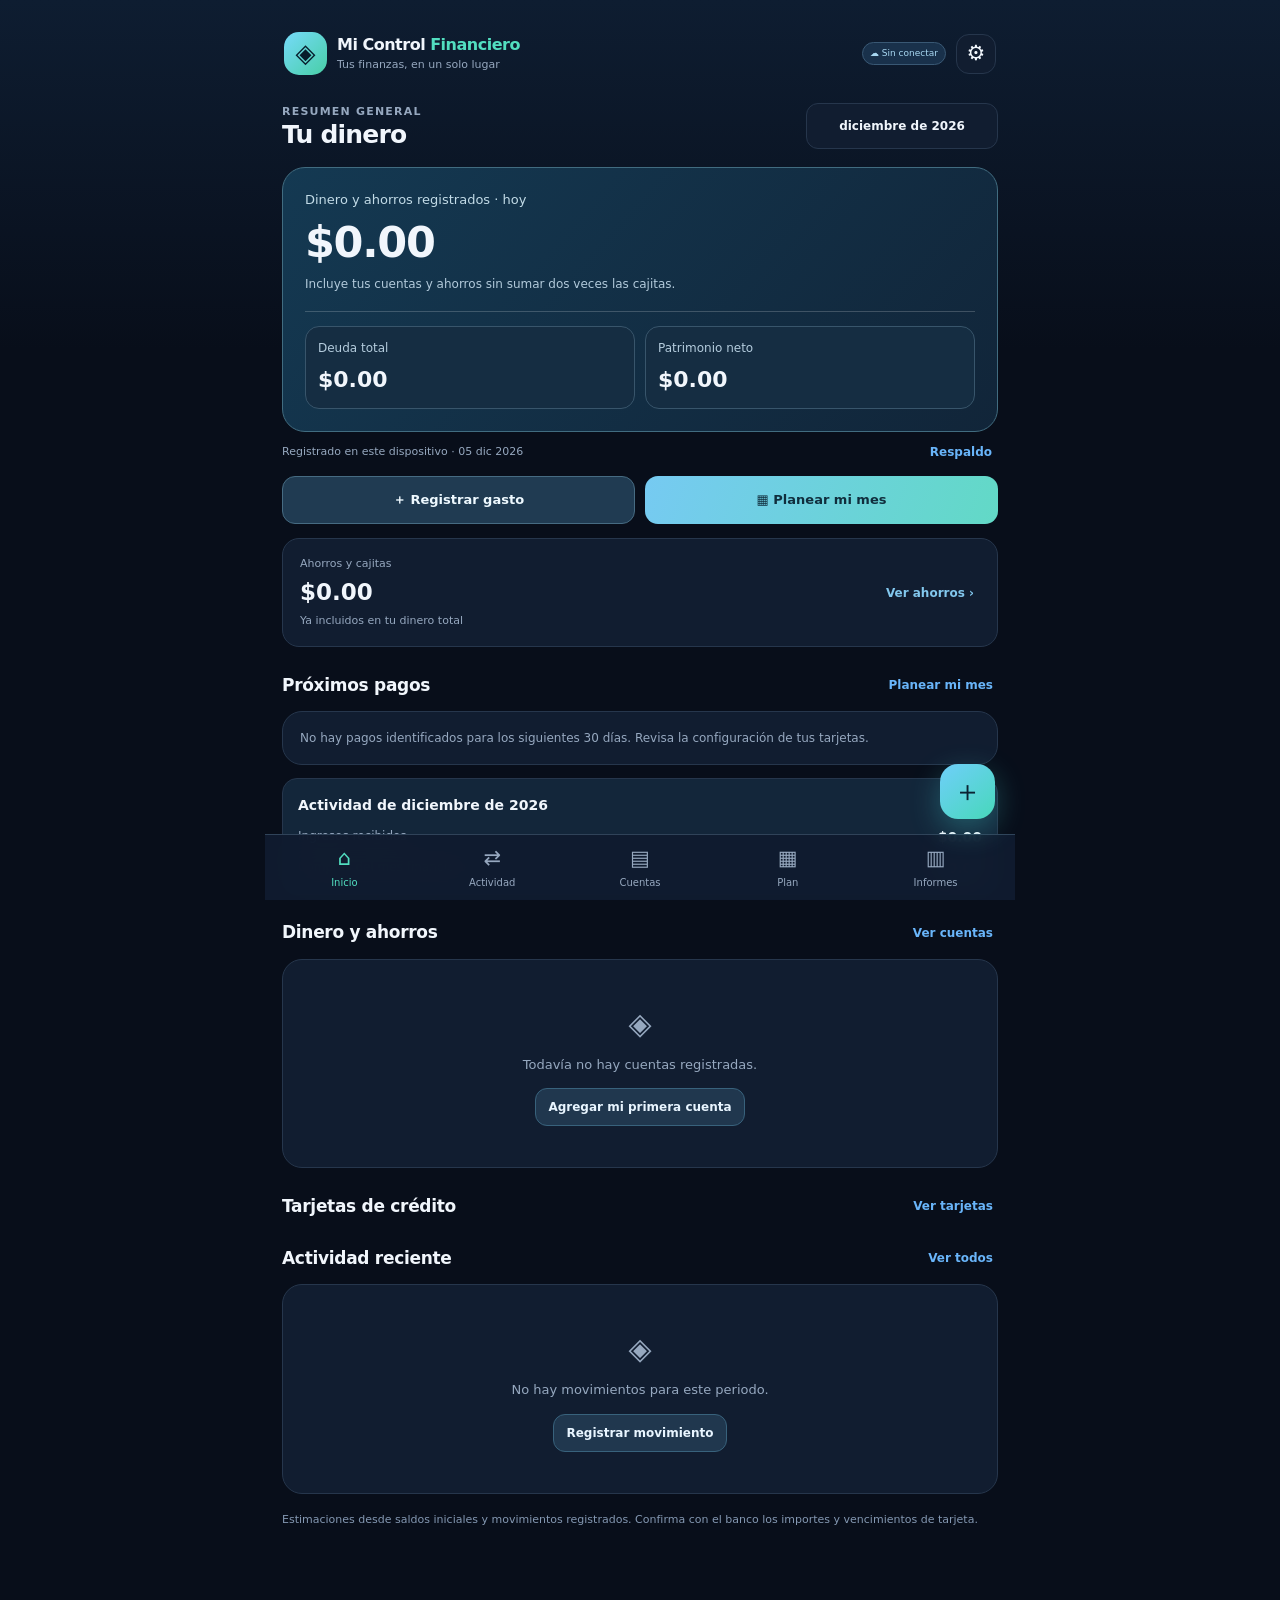
<file: index.html>
<!doctype html>
<html lang="es-MX">
<head>
  <meta charset="utf-8">
  <meta name="viewport" content="width=device-width,initial-scale=1,viewport-fit=cover">
  <meta name="theme-color" content="#101828">
  <meta name="description" content="Control de cuentas, tarjetas, presupuestos y gastos con respaldo local y Google Drive cifrado opcional.">
  <meta name="color-scheme" content="dark">
  <link rel="manifest" href="./manifest.webmanifest">
  <link rel="icon" type="image/png" href="./assets/icon-192.png">
  <link rel="apple-touch-icon" href="./assets/icon-192.png">
  <link rel="stylesheet" href="./styles.css?v=0.11.0">
  <link rel="stylesheet" href="./features/planning/planning.css?v=0.11.0">
  <link rel="stylesheet" href="./features/payments/payments.css?v=0.13.0">
  <link rel="stylesheet" href="./features/dashboard/dashboard.css?v=0.6.0">
  <link rel="stylesheet" href="./features/reports/report.css?v=0.12.0">
  <link rel="stylesheet" href="./features/payroll/payroll.css?v=0.5.0">
  <link rel="stylesheet" href="./features/cards/billing.css?v=0.7.3">
  <link rel="stylesheet" href="./features/accounts/account-page.css?v=0.7.0">
  <link rel="stylesheet" href="./features/ui/account-picker.css?v=0.4.2">
  <link rel="stylesheet" href="./features/ui/movement-picker.css?v=0.11.2">
  <link rel="stylesheet" href="./card-designs.css?v=0.3.1">
  <link rel="stylesheet" href="./cards/banks/inbursa.css?v=0.3.1">
  <link rel="stylesheet" href="./cards/banks/mercado-pago.css?v=0.3.2">
  <link rel="stylesheet" href="./cards/banks/nu.css?v=0.3.2">
  <link rel="stylesheet" href="./cards/banks/bbva.css?v=0.3.2">
  <link rel="stylesheet" href="./cards/banks/revolut.css?v=0.3.1">
  <title>Mi Control Financiero</title>
</head>
<body>
  <div id="app" class="app-shell">
    <header class="topbar">
      <div class="brandmark" aria-hidden="true">◈</div>
      <div class="brandtext"><div class="brand">Mi Control <span>Financiero</span></div><div class="tagline">Tus finanzas, en un solo lugar</div></div>
      <span id="cloud-chip" class="cloud-chip" aria-live="polite" title="Los datos se guardan en este dispositivo; Google Drive es opcional">☁ Drive opcional</span>
      <button class="iconbtn" id="btn-settings" aria-label="Configuración y respaldos" title="Configuración">⚙</button>
    </header>
    <main id="main" tabindex="-1"></main>
    <button class="fab" id="fab-add" title="Registrar movimiento" aria-label="Registrar movimiento">＋</button>
    <nav class="bottom-nav" aria-label="Navegación principal">
      <button data-page="home" class="nav-item active"><span class="nav-icon">⌂</span><span>Inicio</span></button>
      <button data-page="movements" class="nav-item"><span class="nav-icon">⇄</span><span>Actividad</span></button>
      <button data-page="accounts" class="nav-item"><span class="nav-icon">▤</span><span>Cuentas</span></button>
      <button data-page="planning" class="nav-item"><span class="nav-icon">▦</span><span>Plan</span></button>
      <button data-page="reports" class="nav-item"><span class="nav-icon">▥</span><span>Informes</span></button>
    </nav>
  </div>
  <dialog id="modal" class="modal"><div id="modal-inner"></div></dialog>
  <input type="file" id="import-file" accept="application/json,.json" hidden>
  <input type="file" id="import-accounts-file" accept="text/csv,.csv" hidden>
  <input type="file" id="import-movements-file" accept="text/csv,.csv" hidden>
  <div id="toast" aria-live="polite" role="status"></div>
  <script src="./logic.js?v=0.11.0" defer></script>
  <script src="./csv.js?v=0.8.0" defer></script>
  <script src="./storage.js?v=0.9.2" defer></script>
  <script src="./card-designs.js?v=0.3.2" defer></script>
  <script src="./card-images.js?v=0.3.0" defer></script>
  <script src="./drive-sync.js?v=0.9.0" defer></script>
  <script src="./features/backup/backup-model.js?v=0.13.0" defer></script>
  <script src="https://accounts.google.com/gsi/client" async></script>
  <script src="./features/finance/insights.js?v=0.11.0" defer></script>
  <script src="./features/finance/recurring.js?v=0.13.0" defer></script>
  <script src="./features/payments/payment-catalog.js?v=0.13.0" defer></script>
  <script src="./features/payments/payments-view.js?v=0.13.0" defer></script>
  <script src="./features/finance/forms.js?v=0.9.2" defer></script>
  <script src="./features/dashboard/dashboard.js?v=0.7.3" defer></script>
  <script src="./features/reports/report-model.js?v=0.12.0" defer></script>
  <script src="./features/reports/report-view.js?v=0.12.0" defer></script>
  <script src="./features/ui/account-picker.js?v=0.4.2" defer></script>
  <script src="./features/payroll/payroll.js?v=0.5.0" defer></script>
  <script src="./features/payroll/payroll-view.js?v=0.5.0" defer></script>
  <script src="./features/cards/billing.js?v=0.8.1" defer></script>
  <script src="./features/cards/billing-view.js?v=0.7.3" defer></script>
  <script src="./features/savings/pockets.js?v=0.7.1" defer></script>
  <script src="./features/savings/pockets-view.js?v=0.7.0" defer></script>
  <script src="./features/accounts/account-page.js?v=0.8.1" defer></script>
  <script src="./features/cards/credit-row.js?v=0.11.0" defer></script>
  <script src="./features/ui/movement-picker.js?v=0.11.1" defer></script>
  <script src="./features/finance/transaction-forms.js?v=0.11.1" defer></script>
  <script src="./features/planning/planning.js?v=0.11.0" defer></script>
  <script src="./features/planning/planning-view.js?v=0.11.0" defer></script>
  <script src="./app.js?v=0.13.0" defer></script>
</body>
</html>
</file>
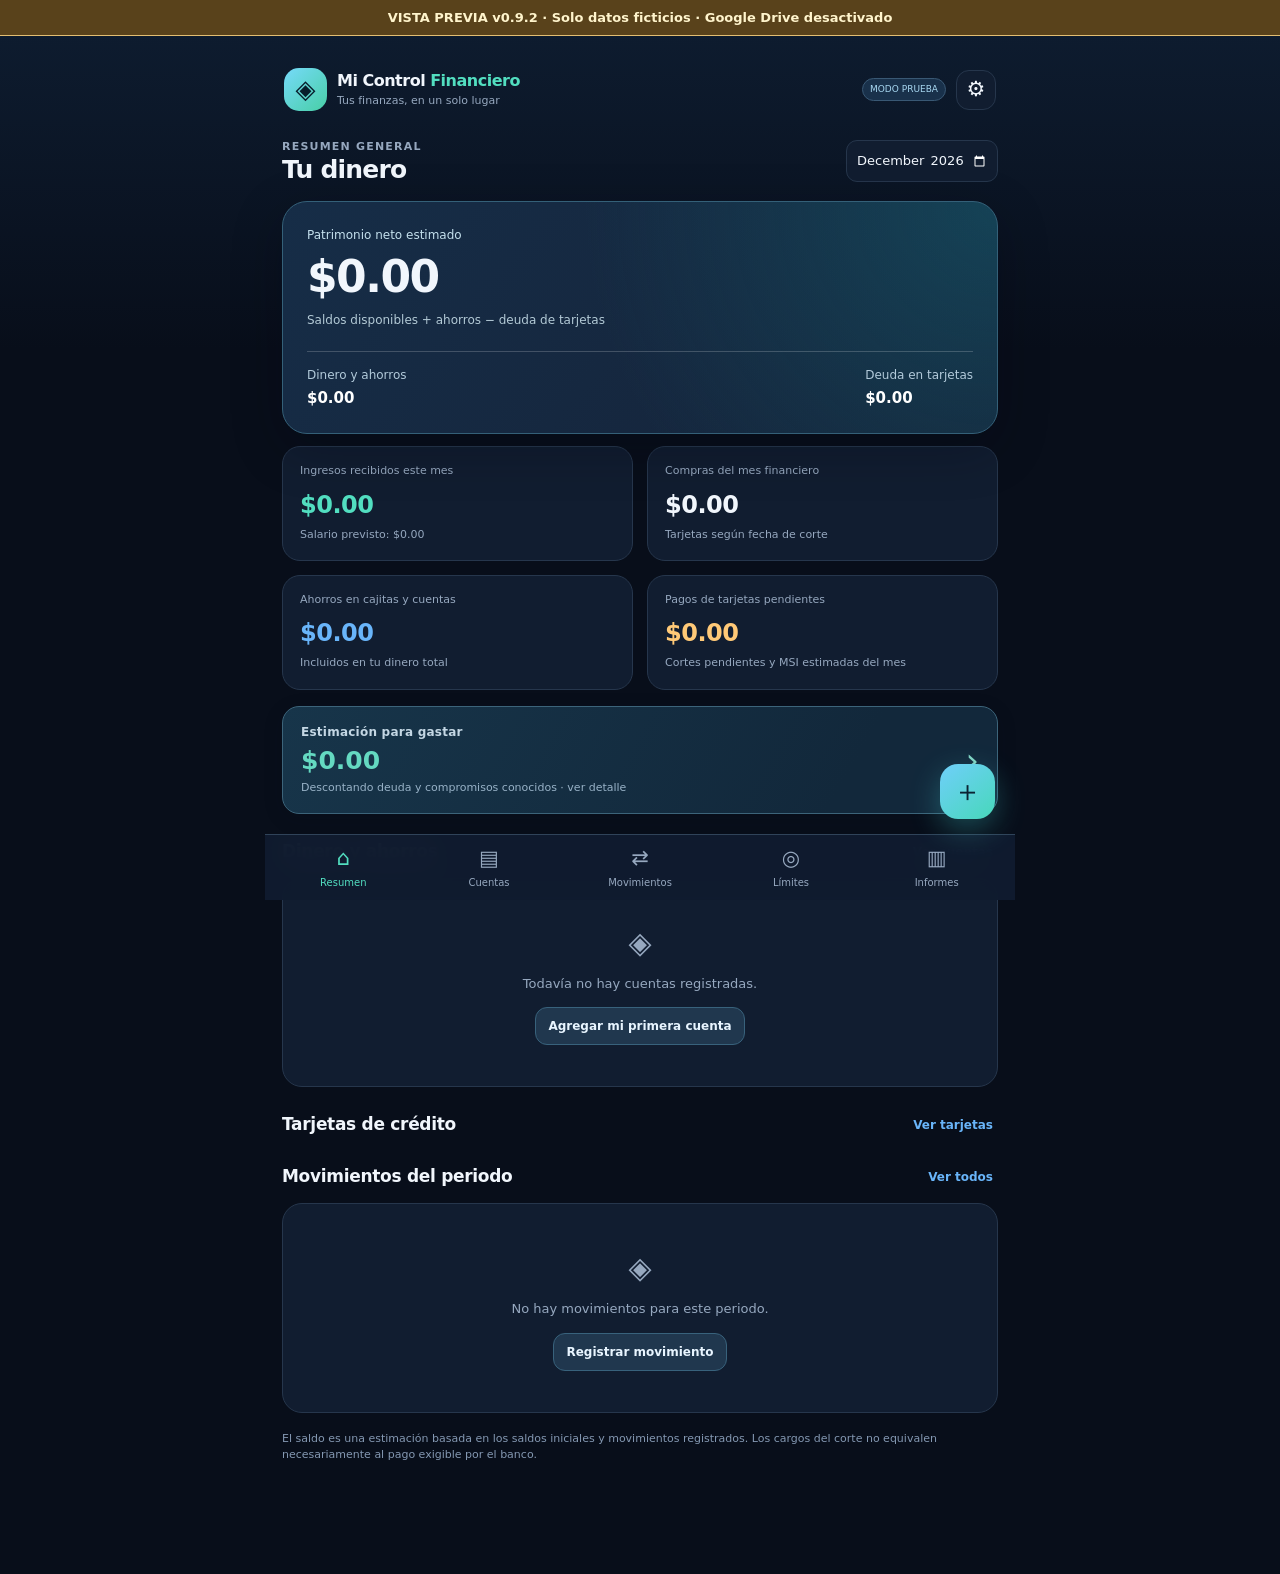
<file: preview/index.html>
<!doctype html>
<html lang="es-MX">
<head>
  <meta charset="utf-8">
  <meta name="viewport" content="width=device-width,initial-scale=1,viewport-fit=cover">
  <meta name="theme-color" content="#101828">
  <meta name="description" content="Control de cuentas, tarjetas, presupuestos y gastos con respaldo local y Google Drive cifrado opcional.">
  <meta name="color-scheme" content="dark">
  <link rel="manifest" href="./manifest.webmanifest">
  <link rel="icon" type="image/png" href="./assets/icon-192.png">
  <link rel="apple-touch-icon" href="./assets/icon-192.png">
  <link rel="stylesheet" href="./styles.css">
  <link rel="stylesheet" href="./features/dashboard/dashboard.css?v=0.6.0">
  <link rel="stylesheet" href="./features/payroll/payroll.css?v=0.5.0">
  <link rel="stylesheet" href="./features/cards/billing.css?v=0.7.3">
  <link rel="stylesheet" href="./features/accounts/account-page.css?v=0.7.0">
  <link rel="stylesheet" href="./features/ui/account-picker.css?v=0.4.2">
  <link rel="stylesheet" href="./card-designs.css?v=0.3.1">
  <link rel="stylesheet" href="./cards/banks/inbursa.css?v=0.3.1">
  <link rel="stylesheet" href="./cards/banks/mercado-pago.css?v=0.3.2">
  <link rel="stylesheet" href="./cards/banks/nu.css?v=0.3.2">
  <link rel="stylesheet" href="./cards/banks/bbva.css?v=0.3.2">
  <link rel="stylesheet" href="./cards/banks/revolut.css?v=0.3.1">
  <title>Mi Control Financiero · Pruebas v0.9.2</title>
</head>
<body>
  <div role="status" style="position:sticky;top:0;z-index:30;background:#59421b;color:#fff4cc;border-bottom:1px solid #e3be72;padding:10px 16px;text-align:center;font:600 13px system-ui,sans-serif;">VISTA PREVIA v0.9.2 · Solo datos ficticios · Google Drive desactivado</div>
  <div id="app" class="app-shell">
    <header class="topbar">
      <div class="brandmark" aria-hidden="true">◈</div>
      <div class="brandtext"><div class="brand">Mi Control <span>Financiero</span></div><div class="tagline">Tus finanzas, en un solo lugar</div></div>
      <span id="cloud-chip" class="cloud-chip" aria-live="polite">☁ Sin conectar</span>
      <button class="iconbtn" id="btn-settings" aria-label="Configuración y respaldos" title="Configuración">⚙</button>
    </header>
    <main id="main" tabindex="-1"></main>
    <button class="fab" id="fab-add" title="Registrar movimiento" aria-label="Registrar movimiento">＋</button>
    <nav class="bottom-nav" aria-label="Navegación principal">
      <button data-page="home" class="nav-item active"><span class="nav-icon">⌂</span><span>Resumen</span></button>
      <button data-page="accounts" class="nav-item"><span class="nav-icon">▤</span><span>Cuentas</span></button>
      <button data-page="movements" class="nav-item"><span class="nav-icon">⇄</span><span>Movimientos</span></button>
      <button data-page="budgets" class="nav-item"><span class="nav-icon">◎</span><span>Límites</span></button>
      <button data-page="reports" class="nav-item"><span class="nav-icon">▥</span><span>Informes</span></button>
    </nav>
  </div>
  <dialog id="modal" class="modal"><div id="modal-inner"></div></dialog>
  <input type="file" id="import-file" accept="application/json,.json" hidden>
  <input type="file" id="import-accounts-file" accept="text/csv,.csv" hidden>
  <input type="file" id="import-movements-file" accept="text/csv,.csv" hidden>
  <div id="toast" aria-live="polite" role="status"></div>
  <script src="./logic.js?v=0.8.0" defer></script>
  <script src="./csv.js?v=0.8.0" defer></script>
  <script src="./storage.js?v=0.7.0" defer></script>
  <script src="./card-designs.js?v=0.3.2" defer></script>
  <script src="./card-images.js?v=0.3.0" defer></script>
  <script src="./drive-sync.js?v=0.9.0" defer></script>
  <script src="./features/backup/backup-model.js?v=0.9.0" defer></script>
  <script src="./features/finance/insights.js?v=0.7.0" defer></script>
  <script src="./features/finance/recurring.js?v=0.4.0" defer></script>
  <script src="./features/finance/forms.js?v=0.9.2" defer></script>
  <script src="./features/dashboard/dashboard.js?v=0.7.3" defer></script>
  <script src="./features/ui/account-picker.js?v=0.4.2" defer></script>
  <script src="./features/payroll/payroll.js?v=0.5.0" defer></script>
  <script src="./features/payroll/payroll-view.js?v=0.5.0" defer></script>
  <script src="./features/cards/billing.js?v=0.8.1" defer></script>
  <script src="./features/cards/billing-view.js?v=0.7.3" defer></script>
  <script src="./features/savings/pockets.js?v=0.7.1" defer></script>
  <script src="./features/savings/pockets-view.js?v=0.7.0" defer></script>
  <script src="./features/accounts/account-page.js?v=0.8.1" defer></script>
  <script src="./features/cards/credit-row.js?v=0.7.0" defer></script>
  <script src="./features/finance/transaction-forms.js?v=0.9.1" defer></script>
  <script src="./app.js?v=0.9.2" defer></script>
</body>
</html>
</file>
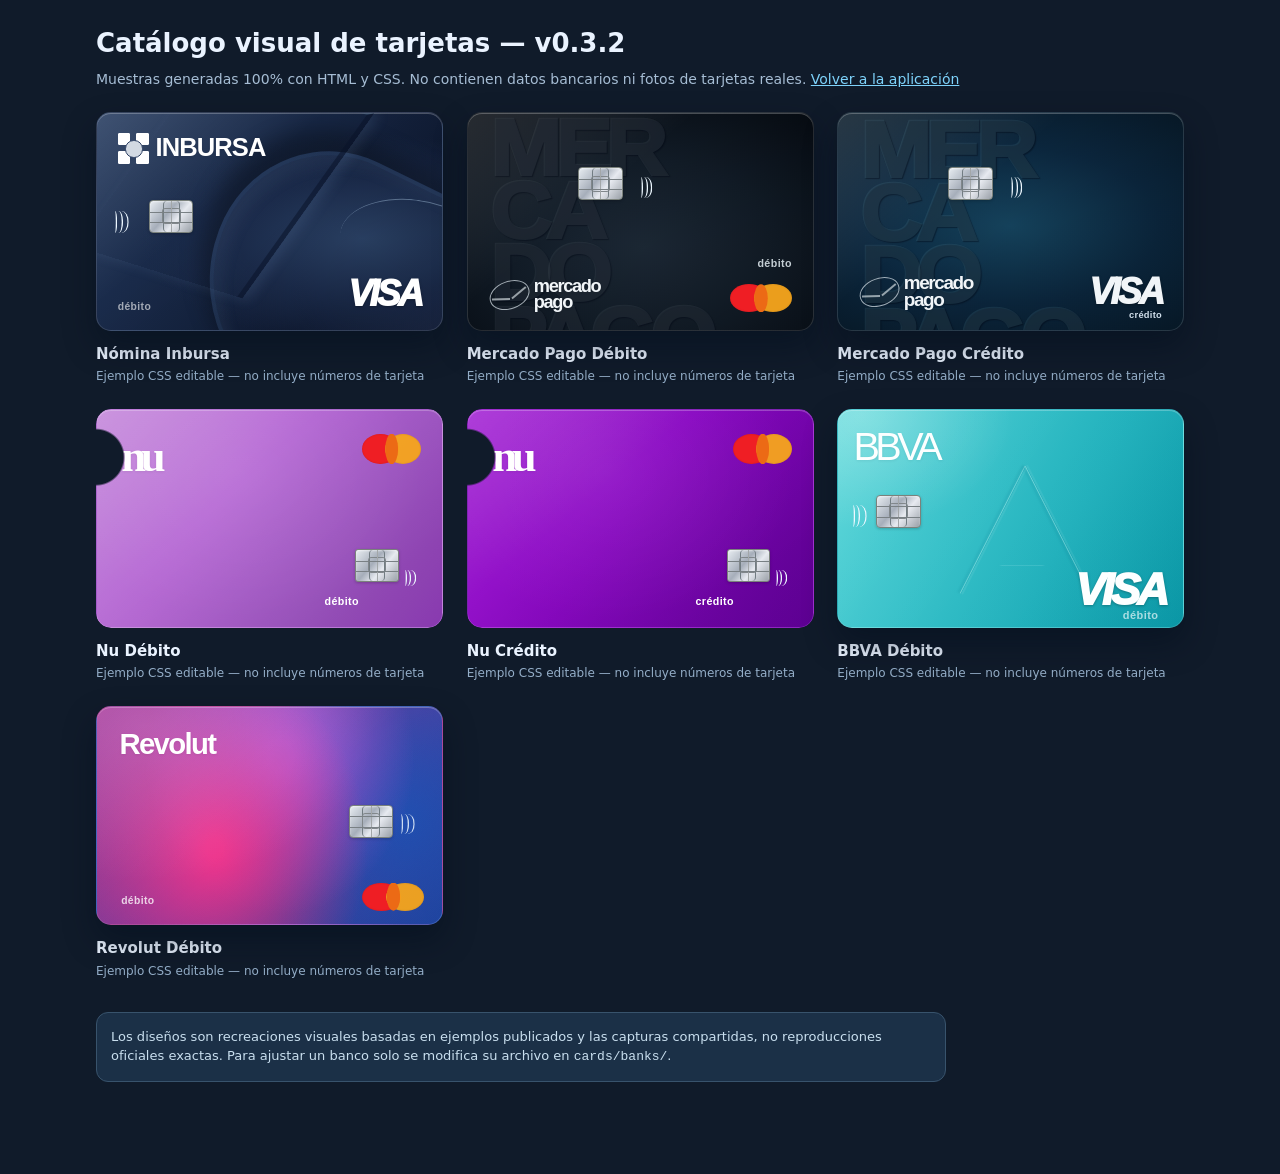
<file: cards-preview.html>
<!doctype html>
<html lang="es-MX">
<head>
<meta charset="utf-8"><meta name="viewport" content="width=device-width,initial-scale=1">
<title>Catálogo de diseños — Mi Control Financiero</title>
<link rel="stylesheet" href="./card-designs.css?v=0.3.1">
<link rel="stylesheet" href="./cards/banks/inbursa.css?v=0.3.1">
<link rel="stylesheet" href="./cards/banks/mercado-pago.css?v=0.3.2">
<link rel="stylesheet" href="./cards/banks/nu.css?v=0.3.2">
<link rel="stylesheet" href="./cards/banks/bbva.css?v=0.3.2">
<link rel="stylesheet" href="./cards/banks/revolut.css?v=0.3.1">
<style>
:root{color-scheme:dark}*{box-sizing:border-box}
body{margin:0;background:#101b2a;color:#eaf3ff;font:14px/1.5 system-ui,Arial,sans-serif}
main{max-width:1120px;margin:auto;padding:24px 16px 80px}
h1{font-size:26px;margin:0 0 6px}.lead{color:#a6bdd4;margin:0 0 22px}
.demo{display:grid;grid-template-columns:repeat(auto-fit,minmax(min(100%,280px),1fr));gap:24px}
.demo-item{min-width:0}
.demo-item h2{font-size:15px;margin:12px 0 2px}
.demo-item p{font-size:12px;color:#94aec8;margin:0}
a{color:#7ed3fb}
.note{max-width:850px;margin-top:32px;padding:14px;border:1px solid #38536c;background:#1b3047;border-radius:12px;font-size:13px;color:#c9dfef}
.demo-item .finance-card{max-width:none}
</style>
<script src="./card-designs.js?v=0.3.2" defer></script>
</head>
<body><main>
<h1>Catálogo visual de tarjetas — v0.3.2</h1>
<p class="lead">Muestras generadas 100% con HTML y CSS. No contienen datos bancarios ni fotos de tarjetas reales. <a href="./">Volver a la aplicación</a></p>
<div class="demo" id="preview-grid"></div>
<p class="note">Los diseños son recreaciones visuales basadas en ejemplos publicados y las capturas compartidas, no reproducciones oficiales exactas. Para ajustar un banco solo se modifica su archivo en <code>cards/banks/</code>.</p>
</main><script>
window.addEventListener('DOMContentLoaded',()=>{
  const samples=[
    {name:'Nómina Inbursa',institution:'Inbursa',type:'debit'},
    {name:'Mercado Pago Débito',institution:'Mercado Pago',type:'debit'},
    {name:'Mercado Pago Crédito',institution:'Mercado Pago',type:'credit'},
    {name:'Nu Débito',institution:'Nu',type:'debit'},
    {name:'Nu Crédito',institution:'Nu',type:'credit'},
    {name:'BBVA Débito',institution:'BBVA',type:'debit'},
    {name:'Revolut Débito',institution:'Revolut',type:'debit'},
  ];
  const escaped=window.FinanceCards.esc;
  document.getElementById('preview-grid').innerHTML=samples.map(a=>
    '<section class="demo-item">'+window.FinanceCards.render(a)+
    '<h2>'+escaped(a.name)+'</h2><p>Ejemplo CSS editable — no incluye números de tarjeta</p></section>'
  ).join('');
});
</script></body></html>
</file>
<file: styles.css>
:root{--bg:#080e1a;--surface:#111d30;--surface2:#17263c;--line:#26364c;--txt:#f1f6fc;--muted:#96a8bf;--blue:#69b5fa;--teal:#52dec0;--red:#fb8d99;--gold:#ffc977;--radius:20px;--shadow:0 15px 50px #03091144;color-scheme:dark}
*{box-sizing:border-box}html{scroll-behavior:smooth}body{margin:0;background:linear-gradient(180deg,#0e1d31 0%,var(--bg) 350px);font:15px/1.5 system-ui,-apple-system,BlinkMacSystemFont,"Segoe UI",sans-serif;color:var(--txt)}button,input,select,textarea{font:inherit}button{cursor:pointer}button:disabled{opacity:.45;cursor:not-allowed}.app-shell{max-width:750px;margin:auto;min-height:100dvh;padding:env(safe-area-inset-top) 17px calc(110px + env(safe-area-inset-bottom))}.topbar{display:flex;align-items:center;gap:10px;padding:24px 2px 20px}.brandmark{width:43px;height:43px;display:grid;place-items:center;color:#071d2b;background:linear-gradient(135deg,#76dafa,#48cfa6);border-radius:15px;font-size:26px;font-weight:800}.brandtext{flex:1}.brand{font-size:16px;font-weight:800;letter-spacing:-.5px}.brand span{color:var(--teal)}.tagline{font-size:11px;color:var(--muted)}.iconbtn{width:40px;height:40px;background:var(--surface);border:1px solid var(--line);color:var(--txt);border-radius:13px;font-size:21px}.page-head{display:flex;justify-content:space-between;align-items:center;gap:10px;margin:8px 0 18px}.page-head h1{font-size:25px;line-height:1.1;letter-spacing:-.8px;margin:0}.eyebrow{font-size:11px;color:var(--muted);text-transform:uppercase;letter-spacing:1.2px;font-weight:700}.month-control{appearance:none;max-width:152px;padding:9px;background:var(--surface);color:var(--txt);border:1px solid var(--line);border-radius:11px;font-size:13px}.hero{background:radial-gradient(circle at top right,#14647477,transparent 55%),linear-gradient(130deg,#162d47,#152339);padding:24px;border:1px solid #346078;border-radius:25px;box-shadow:var(--shadow);position:relative;overflow:hidden}.hero-label{font-size:12px;color:#c4e0ed}.hero-value{font-size:36px;letter-spacing:-1.5px;font-weight:800;line-height:1.2;margin:7px 0}.hero-sub{font-size:12px;color:#b3cad6}.hero-bottom{display:flex;justify-content:space-between;gap:9px;margin-top:22px;border-top:1px solid #ffffff30;padding-top:14px}.hero-mini{font-size:12px;color:#b2cada}.hero-mini b{display:block;color:white;font-size:15px;margin-top:3px}.two-col{display:grid;grid-template-columns:1fr 1fr;gap:10px}.stat{padding:17px;background:var(--surface);border:1px solid var(--line);border-radius:18px;min-width:0}.stat .k{font-size:11px;color:var(--muted);line-height:1.3}.stat .v{font-size:20px;font-weight:800;letter-spacing:-.5px;margin:8px 0 4px;overflow-wrap:anywhere}.stat .hint{font-size:11px;color:var(--muted)}.positive{color:var(--teal)!important}.negative{color:var(--red)!important}.sky{color:var(--blue)!important}.gold{color:var(--gold)!important}.section-title{display:flex;justify-content:space-between;align-items:center;gap:8px;margin:24px 0 12px}.section-title h2{font-size:17px;letter-spacing:-.3px;margin:0}.text-btn{border:0;background:none;color:var(--blue);font-weight:700;font-size:12px;padding:5px}.panel{border:1px solid var(--line);background:var(--surface);border-radius:20px;padding:17px}.stack{display:flex;flex-direction:column;gap:10px}.pills{display:flex;gap:8px;overflow:auto;padding:2px 0 12px}.pill{white-space:nowrap;border-radius:100px;background:var(--surface);border:1px solid var(--line);padding:9px 14px;color:var(--muted);font-size:12px}.pill.sel{background:#193952;border-color:#3d7698;color:#c5ebff}.account-row,.tx-row{display:flex;align-items:center;gap:12px;padding:12px 0;border-bottom:1px solid var(--line)}.account-row:last-child,.tx-row:last-child{border-bottom:0}.account-icon,.tx-icon{width:42px;height:42px;border-radius:14px;flex:none;display:grid;place-items:center;font-size:18px;background:#233950;color:#bde5ff}.account-icon.credit{background:#43283a;color:#ffc0d5}.account-icon.saving,.account-icon.pocket{background:#1b3e35;color:#8ff9d7}.row-body{flex:1;min-width:0}.row-title{font-weight:700;font-size:13px;overflow:hidden;text-overflow:ellipsis;white-space:nowrap}.row-sub{font-size:11px;color:var(--muted);overflow:hidden;text-overflow:ellipsis;white-space:nowrap}.row-amount{font-size:14px;font-weight:700;text-align:right;white-space:nowrap}.row-amount small{display:block;color:var(--muted);font-size:10px;font-weight:400}.empty{text-align:center;padding:24px 13px;color:var(--muted);font-size:13px}.empty .symbol{display:block;font-size:30px;margin-bottom:9px}.primary,.secondary,.danger{border-radius:12px;border:0;padding:12px 16px;font-weight:750}.primary{background:linear-gradient(110deg,#7bcefa,#63ddc7);color:#09233b}.secondary{background:#20374e;color:#e8f5ff;border:1px solid #38627c}.danger{background:#412537;color:#ffb4c8;border:1px solid #874358}.small{font-size:12px;padding:9px 12px}.full{width:100%}.toolbar{display:flex;gap:9px;flex-wrap:wrap;margin:15px 0}.box-caption{font-size:12px;color:var(--muted);line-height:1.6}.inline-note{border-left:3px solid #4cb6d0;padding:10px 13px;background:#183048;font-size:12px;color:#c1dbe8;border-radius:0 9px 9px 0}.month-block{margin-top:20px}.list-tag{display:inline-block;border:1px solid #32546d;border-radius:9px;padding:4px 7px;color:#a6c4da;font-size:10px}.progress{width:100%;height:8px;border-radius:15px;background:#293b51;overflow:hidden;margin:9px 0 4px}.progress>div{height:100%;background:linear-gradient(90deg,#56aef5,#61dbc9);border-radius:15px}.report-line{display:flex;justify-content:space-between;gap:10px;padding:8px 0;border-bottom:1px solid #25384d;font-size:13px}.report-line:last-child{border-bottom:0}.report-line b{text-align:right}.bottom-nav{position:fixed;bottom:0;left:0;right:0;max-width:750px;margin:0 auto;display:flex;justify-content:space-around;gap:1px;background:#101c2ff5;backdrop-filter:blur(15px);border-top:1px solid #304359;padding:9px 6px calc(9px + env(safe-area-inset-bottom));z-index:20}.nav-item{background:none;border:0;color:var(--muted);display:flex;align-items:center;flex-direction:column;gap:3px;font-size:10px;min-width:65px}.nav-item .nav-icon{font-size:21px;line-height:1.3}.nav-item.active{color:var(--teal)}.fab{position:fixed;z-index:25;bottom:calc(81px + env(safe-area-inset-bottom));right:max(20px,calc((100vw - 710px)/2));background:linear-gradient(140deg,#6fcffa,#47d8ba);color:#0b2333;border:0;box-shadow:0 10px 30px #41c8ca55;border-radius:18px;width:55px;height:55px;font-size:29px;font-weight:500}.modal{color:var(--txt);border:1px solid #426078;border-radius:22px;background:#112035;width:min(calc(100vw - 22px),510px);max-height:min(92dvh,800px);padding:0;box-shadow:0 20px 80px #000b}.modal::backdrop{background:#000b;backdrop-filter:blur(4px)}.modal-body{padding:22px 20px 24px;max-height:92dvh;overflow:auto}.modal-head{display:flex;justify-content:space-between;align-items:center;margin-bottom:17px}.modal-head h2{margin:0;font-size:20px}.close{background:#243b51;border:0;color:#d3e9f4;border-radius:50%;font-size:18px;width:32px;height:32px}.form{display:grid;gap:13px}.field{display:grid;gap:6px}.field label{color:#bfd0df;font-size:12px;font-weight:700}.field input,.field select,.field textarea{background:#0b1728;border:1px solid #32445c;border-radius:11px;width:100%;padding:12px;color:white;outline:none;font-size:14px}.field input:focus,.field select:focus,.field textarea:focus{border-color:#75caef;box-shadow:0 0 0 2px #1c526b}.field textarea{resize:vertical;min-height:68px}.field small{font-size:11px;color:var(--muted)}.form-row{display:grid;grid-template-columns:1fr 1fr;gap:10px}.modal-footer{display:flex;gap:8px;margin-top:10px}.modal-footer button{flex:1}.select-hint{font-size:12px;color:#9cb2c7}.badge{font-size:10px;display:inline-block;padding:3px 7px;background:#22405a;border-radius:9px;color:#a9dfff}.divider{height:1px;background:var(--line);margin:14px 0}.summary-top{display:flex;justify-content:space-between;align-items:center;gap:10px}.summary-figure{font-size:28px;font-weight:800;letter-spacing:-1px}.help{font-size:12px;color:var(--muted)}#toast{position:fixed;bottom:calc(150px + env(safe-area-inset-bottom));left:50%;transform:translate(-50%,20px);opacity:0;background:#22455a;border:1px solid #4d8ca7;color:white;padding:10px 18px;border-radius:30px;z-index:100;pointer-events:none;transition:.2s;white-space:nowrap;max-width:90vw;text-overflow:ellipsis;overflow:hidden}#toast.show{opacity:1;transform:translate(-50%,0)}.footnote{font-size:11px;color:#8498b2;margin:18px 0 0}.danger-text{color:#ffb2bf}.baritem{margin:15px 0}.baritem-row{display:flex;justify-content:space-between;gap:10px;font-size:12px}.icon-label{display:flex;gap:9px;align-items:center}.soft{background:#16283d;border:1px solid #2b435b;border-radius:14px;padding:14px}.steps{font-size:12px;color:#b2c8d9;padding-left:20px}.steps li{margin:6px 0}details summary{cursor:pointer;font-weight:700}details{margin-top:13px}.linklike{background:none;border:0;color:var(--blue);text-decoration:underline;padding:0;font-size:12px}.no-wrap{white-space:nowrap}@media(min-width:650px){.topbar{padding-top:32px}.hero-value{font-size:44px}.stat .v{font-size:24px}.two-col{gap:14px}}
[hidden]{display:none!important}

/* v0.2: card branding, responsive charts and category budgets. */
.brand-icon{background:var(--bank,#395e79);color:#fff;font-size:11px;font-weight:850;letter-spacing:-.4px;text-shadow:0 1px 2px #0006;box-shadow:inset 0 1px 1px #fff4}
.account-row .row-body{min-width:60px}.account-row .iconbtn{flex:none;width:31px;height:31px;font-size:17px}
.mini-type{font-weight:650;font-size:9px;background:#263950;border:1px solid #3b5067;border-radius:6px;padding:2px 5px;margin-left:4px;vertical-align:middle;color:#c4d5e5}
.warning-text{color:var(--gold)}.card-gallery{display:flex;gap:12px;overflow-x:auto;scroll-snap-type:x mandatory;padding:4px 0 8px;scrollbar-width:thin}
.card-button{border:0;background:transparent;color:inherit;padding:0;flex:0 0 min(245px,77vw);text-align:left;scroll-snap-align:start;border-radius:19px}
.card-button:focus-visible{outline:3px solid var(--blue);outline-offset:3px}.bank-card{height:145px;display:flex;flex-direction:column;padding:18px;border-radius:19px;background:linear-gradient(117deg,var(--bank,#2d506a),#142234 160%);border:1px solid #ffffff30;box-shadow:0 11px 22px #0003;color:white;position:relative;overflow:hidden}
.bank-card:before{content:'';position:absolute;width:160px;height:160px;right:-50px;top:30px;border-radius:50%;border:22px solid #ffffff1a;pointer-events:none}
.bank-card-top,.bank-card-bottom{display:flex;justify-content:space-between;align-items:center;gap:5px;position:relative}.bank-card-top>b{font-size:19px;letter-spacing:-.6px}.card-kind{font-size:9px;background:#ffffff2b;border:1px solid #ffffff55;border-radius:7px;padding:3px 6px;letter-spacing:.5px}.card-chip{font-size:28px;color:#fae8be;flex:1;display:flex;align-items:center;text-shadow:1px 2px 4px #0004}.bank-card-bottom{font-size:12px;font-weight:700;white-space:nowrap;overflow:hidden}.bank-card-bottom>span:first-child{overflow:hidden;text-overflow:ellipsis}
.tx-icon{font-size:21px}.tx-expense{background:#3e2c40;color:#ffdbe1}.tx-income,.tx-yield{background:#184c43;color:#91ffe0}.tx-payment{background:#2a3d64;color:#accbff}.tx-transfer{background:#2c4360;color:#abd3f7}
.chart-panel{display:flex;align-items:center;gap:22px;flex-wrap:wrap;justify-content:center}.donut{width:180px;height:180px;aspect-ratio:1;border-radius:50%;display:grid;place-items:center;flex:none;box-shadow:0 0 0 1px #ffffff22}.donut-center{width:118px;height:118px;border-radius:50%;background:#111d30;display:flex;flex-direction:column;align-items:center;justify-content:center;gap:3px;text-align:center}.donut-center small{font-size:11px;color:var(--muted)}.donut-center b{font-size:18px;letter-spacing:-.5px}.donut-legend{flex:1;min-width:180px}.donut-legend>div{display:flex;align-items:center;gap:9px;padding:5px 0;font-size:12px}.donut-legend>div span:nth-child(2){flex:1}.legend-dot{display:block;width:11px;height:11px;border-radius:4px;flex:none}.over-budget{background:linear-gradient(90deg,#fa8896,#e7566d)!important}
.cloud-chip{font-size:9px;color:#a8d8f2;white-space:nowrap;border:1px solid #395874;border-radius:99px;padding:4px 7px;background:#19314b;max-width:90px;text-overflow:ellipsis;overflow:hidden}
@media(max-width:420px){.nav-item{min-width:0;flex:1;font-size:9px}.nav-item .nav-icon{font-size:19px}.app-shell{padding-left:12px;padding-right:12px}.hero-value{font-size:30px}.brand{font-size:14px}.brandtext .tagline{font-size:10px}.topbar{gap:7px}.cloud-chip{max-width:66px}.account-row{gap:8px}.account-icon{width:38px;height:38px}.row-amount{font-size:12px}}

/* Mensajes visibles dentro del diálogo de configuración (los toasts externos pueden quedar detrás de <dialog>). */
.dialog-notice,.drive-feedback{border-radius:12px;background:#1a4053;border:1px solid #4b8ea4;color:#e2f7ff;padding:11px 12px;font-size:13px;white-space:normal;overflow-wrap:anywhere;line-height:1.5}
.drive-feedback[data-error="true"]{background:#472631;border-color:#a15e6a;color:#ffdde5}

/* El campo mensual conserva el selector nativo, con etiqueta propia que no se corta. */
.page-head>div:first-child{min-width:0}
.month-picker{position:relative;flex:0 0 clamp(116px,36vw,192px);max-width:45%;height:46px;display:flex;align-items:center;justify-content:center;overflow:hidden;border:1px solid var(--line);border-radius:12px;background:var(--surface);color:var(--txt);font-size:12px;font-weight:650;white-space:nowrap}
.month-picker-full,.month-picker-short{pointer-events:none;padding:0 7px}
.month-picker-short{display:none}
.month-picker #month-control{position:absolute;inset:0;width:100%;height:100%;margin:0;padding:0;opacity:0;cursor:pointer;z-index:1;color-scheme:dark}
.month-picker:focus-within{outline:2px solid #70dcca;outline-offset:2px}
@media(max-width:520px){.month-picker-full{display:none}.month-picker-short{display:block}}
@media(max-width:345px){.page-head h1{font-size:23px}.month-picker{flex-basis:106px;max-width:42%;font-size:11px}}

/* Resumen v0.11: tres cifras esenciales y acciones claras */
.home-balance{border:1px solid #416c80;border-radius:23px;padding:22px;background:linear-gradient(132deg,#143952,#112539);margin-bottom:10px}
.home-eyebrow{color:#c2dbe7;font-size:13px}
.home-total{font-size:clamp(30px,8vw,43px);font-weight:800;letter-spacing:-1.3px;line-height:1.15;margin:8px 0;font-variant-numeric:tabular-nums;overflow-wrap:anywhere}
.home-balance p{font-size:12px;color:#b2cadb;margin:0 0 18px}
.home-balance-grid{border-top:1px solid #ffffff30;padding-top:14px;display:grid;grid-template-columns:1fr 1fr;gap:10px}
.home-balance-grid button{background:#152d42;border:1px solid #38556b;border-radius:14px;text-align:left;padding:12px;color:var(--txt);min-width:0}
.home-balance-grid small,.home-balance-grid strong{display:block}
.home-balance-grid small{font-size:12px;color:#b4ccdd}
.home-balance-grid strong{font-size:clamp(15px,4.7vw,22px);margin-top:6px;overflow-wrap:anywhere;font-variant-numeric:tabular-nums}
.home-status{display:flex;justify-content:space-between;gap:10px;align-items:center;color:var(--muted);font-size:11px;margin-bottom:12px}
.home-status button{background:transparent;border:0;color:var(--blue);font-size:12px;font-weight:700}
.home-quick{display:grid;grid-template-columns:1fr 1fr;gap:10px;margin:14px 0}
.home-quick button{background:#203b52;border:1px solid #466b82;border-radius:13px;color:#eef9ff;padding:13px 7px;font-weight:700;font-size:13px;min-height:48px}
.home-quick button:last-child{background:linear-gradient(110deg,#76caf2,#62d9c6);color:#102e3d;border:0}
.home-savings{display:flex;justify-content:space-between;align-items:center;gap:15px;border:1px solid var(--line);background:var(--surface);padding:17px;border-radius:17px}
.home-savings>div{display:flex;flex-direction:column;gap:3px}
.home-savings small,.home-savings span{color:var(--muted);font-size:11px}
.home-savings strong{font-size:23px;font-variant-numeric:tabular-nums}
.home-savings button{color:#82c7ed;border:0;background:transparent;font-weight:700;font-size:12px;flex:none}
.home-upcoming{padding-top:5px;padding-bottom:5px}
.home-upcoming-row{display:flex;justify-content:space-between;gap:10px;align-items:center;padding:13px 0;border-bottom:1px solid var(--line)}
.home-upcoming-row:last-child{border:0}
.home-upcoming-row>div{display:flex;flex-direction:column;min-width:0;gap:3px}
.home-upcoming-row b{font-size:14px}
.home-upcoming-row small{font-size:11px;color:var(--muted)}
.home-upcoming-row strong{font-size:14px;white-space:nowrap}
.home-month-note{margin:13px 0;border:1px solid var(--line);border-radius:15px;padding:15px;background:#13263a}
.home-month-note>b{font-size:14px}
.home-month-note>div{display:flex;justify-content:space-between;font-size:12px;gap:10px;margin-top:10px}
.home-month-note span{color:var(--muted)}
.home-month-note strong{font-size:14px}
.account-row .row-title{font-size:14px}
.account-row .row-sub{font-size:12px}
button:focus-visible,[role=button]:focus-visible{outline:3px solid #67decc;outline-offset:3px}
@media(max-width:360px){.home-balance{padding:17px}.home-savings{align-items:flex-start;flex-direction:column}.home-savings button{padding:0}.home-upcoming-row{flex-wrap:wrap}}
</file>
<file: features/planning/planning.css>
/* Agenda v0.10.1: distinguir hechos, vencimientos y referencias sin saturar el móvil. */
.agenda-head{margin:10px 0 16px}
.agenda-head h1{font-size:clamp(1.5rem,5.5vw,2rem);line-height:1.15;letter-spacing:-.04em;margin:5px 0 17px}
.agenda-month{display:flex;align-items:center;flex-wrap:wrap;gap:8px 13px;border-radius:15px;padding:13px 15px;background:var(--surface);border:1px solid var(--line)}
.agenda-month strong{font-size:1.04rem;flex:1 1 150px;white-space:nowrap}
.agenda-month label{font-size:.8rem;color:var(--muted)}
.agenda-month input[type=month]{display:block;flex:1 1 160px;min-width:150px;max-width:100%;width:auto;padding:9px 10px;border:1px solid #3b536d;border-radius:10px;background:#0c192c;color:var(--txt);font-size:.88rem;color-scheme:dark}
.planning-actions{display:flex;flex-wrap:wrap;gap:8px;margin:0 0 18px}
.agenda-panel{margin-bottom:13px;padding:15px}
.agenda-section-head{display:flex;gap:12px;align-items:center;justify-content:space-between;margin-bottom:11px}
.agenda-section-head h2{margin:0;font-size:1rem;line-height:1.35}
.agenda-section-head span{font-size:.8rem;color:var(--muted)}
.agenda-entry{display:flex;align-items:flex-start;justify-content:space-between;gap:10px;padding:12px 0;border-top:1px solid var(--line)}
.agenda-entry-copy{min-width:0;flex:1;display:flex;flex-direction:column;gap:3px}
.agenda-entry-copy b{font-size:.88rem;overflow-wrap:anywhere}
.agenda-entry-copy small{font-size:.75rem;color:var(--muted);overflow-wrap:anywhere}
.agenda-entry strong{font-size:.88rem;white-space:nowrap;flex-shrink:0}
.agenda-estimate{color:var(--muted);font-size:.75rem;text-align:right}
.agenda-total{display:flex;justify-content:space-between;align-items:center;gap:12px;padding:9px 0 14px}
.agenda-total span{font-size:.75rem;color:var(--muted)}
.agenda-total strong{font-size:1.35rem}
.agenda-summary{display:grid;gap:9px;margin:15px 0}
.agenda-summary>div{display:flex;justify-content:space-between;align-items:start;gap:12px}
.agenda-summary small{font-size:.78rem;color:var(--muted)}
.agenda-summary b{font-size:.85rem;white-space:nowrap}
.agenda-available{padding:12px 0;border-top:1px solid var(--line);display:flex;align-items:center;justify-content:space-between;gap:12px}
.agenda-available span{font-size:.85rem;font-weight:700}
.agenda-available strong{font-size:1.5rem;color:var(--teal)}
.agenda-shortfall{color:var(--gold);font-size:.82rem}
.agenda-subtitle{margin:22px 0 7px;font-size:.9rem}
.agenda-references{margin:15px 0;padding:12px;border:1px solid var(--line);border-radius:14px;background:var(--surface)}
.agenda-references summary{cursor:pointer;font-size:.85rem}
.agenda-references .inline-note{margin-top:12px}
body:has(.agenda-head) #fab-add{bottom:calc(112px + env(safe-area-inset-bottom));width:48px;height:48px;font-size:26px;opacity:.87}
@media(max-width:440px){
  .agenda-month{align-items:stretch;flex-direction:column;gap:5px}
  .agenda-month strong{flex:auto}
  .agenda-month label{margin-top:5px}
  .agenda-month input[type=month]{flex:none;width:100%;max-width:100%;min-width:0}
  .agenda-entry{flex-direction:column;gap:5px}
  .agenda-entry strong{align-self:flex-end}
}

/* Separación explícita de mes financiero frente a vencimiento. */
.agenda-panel .agenda-summary{margin:10px 0 13px}
.agenda-panel .agenda-entry-copy small{line-height:1.4}

.plan-overview{padding:20px;background:linear-gradient(130deg,#173e52,#142c44);border:1px solid #42677b;border-radius:22px;margin:12px 0}
.plan-overview>strong{display:block;font-size:34px;color:#fff;letter-spacing:-.8px;margin:5px 0}
.plan-overview p{font-size:12px;color:#b4cbdd;margin:0}
.plan-stats{display:grid;grid-template-columns:repeat(2,minmax(0,1fr));gap:10px;margin:0 0 13px}
.plan-stats>div{background:var(--surface);border:1px solid var(--line);border-radius:15px;padding:15px;display:grid;gap:5px}
.plan-stats>div:last-child{grid-column:1/-1}
.plan-stats small{font-size:12px;color:var(--muted)}
.plan-stats b{font-size:20px;font-variant-numeric:tabular-nums}
.plan-other-month{font-size:12px;color:var(--muted);padding:12px 15px;border-left:3px solid #66b7ca;background:var(--surface);border-radius:0 10px 10px 0}
.plan-collapse summary{font-size:15px;font-weight:700;cursor:pointer;min-height:28px}
.plan-collapse[open] summary{margin-bottom:12px}
.plan-budget{padding:12px 0;border-top:1px solid var(--line)}
.plan-budget-head{display:flex;justify-content:space-between;gap:10px;font-size:13px}
.plan-budget-head span{color:var(--muted);white-space:nowrap}
.plan-budget small{font-size:11px;color:var(--muted)}
.plan-actions{display:grid;grid-template-columns:1fr 1fr;gap:10px;margin-top:15px}
</file>
<file: features/payments/payments.css>
.pay-screen{padding-bottom:30px}
.pay-screen .page-head{margin-bottom:18px}
.pay-tabs{display:grid;grid-template-columns:1fr 1fr;gap:6px;padding:5px;border-radius:16px;background:#111e30;border:1px solid var(--line)}
.pay-tabs button{min-width:0;padding:12px 7px;border-radius:12px;border:0;background:transparent;color:var(--muted);font-weight:700;font-size:clamp(.75rem,3vw,.92rem)}
.pay-tabs button.active{color:#0c2940;background:linear-gradient(110deg,#71cdf7,#64e0c9)}
.pay-toolbar{display:flex;flex-wrap:wrap;gap:10px;justify-content:space-between;align-items:center;margin:18px 0 12px}
.pay-toolbar p{margin:0;color:var(--muted);font-size:.82rem;flex:1 1 140px}
.pay-cards,.pay-templates{display:grid;gap:12px}
.pay-card{padding:17px 15px;border-radius:20px;border:1px solid #36516b;background:linear-gradient(145deg,#182b42,#111d30);min-width:0}
.pay-card-heading,.pay-form-icon{display:flex;align-items:center;gap:12px;min-width:0}
.pay-logo{background:var(--logo-bg,#264157);color:var(--logo-color,#fff);width:57px;height:57px;border-radius:16px;display:flex;align-items:center;justify-content:center;flex:none;overflow:hidden;font-size:1.15rem;font-weight:900}
.pay-logo img{width:78%;height:78%;object-fit:contain}.pay-logo-custom img{width:100%;height:100%;object-fit:cover}
.pay-card-title{flex:1;min-width:0}.pay-card-title h3{margin:0;font-size:1.08rem;overflow-wrap:anywhere}.pay-card-title span{color:var(--muted);font-size:.76rem}
.pay-card-price{text-align:right;flex:none}.pay-card-price strong{display:block;font-size:1.04rem}.pay-card-price small{font-size:.67rem;color:var(--muted)}
.pay-card-details{display:grid;grid-template-columns:1fr 1fr;gap:12px;margin:15px 0 11px;padding:12px 0;border-top:1px solid #32465e;border-bottom:1px solid #32465e}
.pay-card-details div{min-width:0;display:grid;gap:4px}.pay-card-details small{font-size:.71rem;color:var(--muted)}.pay-card-details b{font-size:.8rem;overflow-wrap:anywhere}
.pay-card-status{font-size:.73rem;color:#b4c5d7;margin-bottom:14px}
.pay-card-actions{display:flex;flex-wrap:wrap;gap:8px}
.pay-card-actions .small{font-size:.75rem}
.pay-suggested{margin:22px 0}.pay-suggested h2,.pay-pending h2{font-size:1.06rem;margin:0 0 6px}
.pay-template-card{display:flex;align-items:center;gap:12px;border:1px solid var(--line);border-radius:17px;padding:12px;background:var(--surface)}
.pay-template-card .pay-logo{width:46px;height:46px;border-radius:13px}
.pay-template-info{flex:1;min-width:0;display:grid;gap:2px}.pay-template-info b{font-size:.88rem}.pay-template-info small,.pay-template-info span{font-size:.71rem;color:var(--muted)}
.pay-template-card button{flex:none}
.pay-pending{margin:24px 0}
.pay-pending-item{padding:13px;border-radius:15px;margin-top:10px;border:1px solid var(--line);display:flex;gap:9px;flex-wrap:wrap;align-items:center;background:var(--surface)}
.pay-pending-item>div:first-child{flex:1 1 180px;display:grid;gap:3px}.pay-pending-item small{font-size:.72rem;color:var(--muted)}.pay-pending-item .pay-card-actions{flex:1 1 100%;margin-top:4px}
.pay-hint{background:#183048;border-left:3px solid #4cb6d0;border-radius:0 11px 11px 0;margin:18px 0;padding:12px;color:#c1dbe8;font-size:.77rem}
.pay-form-icon{padding:9px 0 15px}.pay-form-icon>div{display:grid;gap:4px}.pay-form-icon small{font-size:.73rem;color:var(--muted)}
.pay-clear-image{font-size:.82rem;color:var(--muted)}
@media(max-width:420px){.pay-card-heading{flex-wrap:wrap}.pay-card-price{margin-left:auto}.pay-template-card{flex-wrap:wrap}.pay-template-card button{margin-left:auto}}
</file>
<file: features/dashboard/dashboard.css>
.viz-section{margin-top:14px;padding:20px 16px!important}.viz-section h2{font-size:17px;margin:0 0 13px}.viz-bars{display:grid;gap:14px}.viz-item{display:grid;grid-template-columns:minmax(64px,1.5fr) minmax(70px,2.5fr) auto;gap:8px;align-items:center;font-size:12px}.viz-label{overflow-wrap:anywhere;color:#c9dbec}.viz-track{height:13px;background:#25384e;border-radius:999px;overflow:hidden}.viz-fill{height:100%;min-width:2px;border-radius:999px}.viz-item>b{font-size:12px;font-variant-numeric:tabular-nums;white-space:nowrap}.viz-line{display:grid;gap:12px}.viz-line svg{display:block;width:100%;height:170px}.viz-axis{display:flex;justify-content:space-between;gap:5px;text-align:center}.viz-axis>div{min-width:0;display:grid;gap:3px}.viz-axis small{font-size:10px;color:#91a9c1}.viz-axis b{font-size:10px;white-space:nowrap}.stat-click,.hero-click{cursor:pointer;text-align:left;color:inherit;width:100%;display:block;font:inherit}.stat-click:focus-visible,.hero-click:focus-visible{outline:3px solid #6de2ca;outline-offset:4px}.stat-click:hover,.hero-click:hover{filter:brightness(1.08)}.summary-power{margin:14px 0;background:linear-gradient(145deg,#12364a,#153243);border:1px solid #39647d;border-radius:18px;padding:18px}.summary-power h2{margin:0 0 12px;font-size:18px}.summary-power p{font-size:12px;color:#afc7d9;line-height:1.6}.summary-power .value{font-size:25px;font-weight:800}.rec-badge{color:#f3c577;font-size:11px;font-weight:700}#insight-account{max-width:270px;width:100%;background:#15263a;color:#eaf6ff;border:1px solid #48627a;border-radius:10px;padding:10px}@media(max-width:390px){.viz-item{grid-template-columns:minmax(56px,1fr) minmax(50px,1.5fr) auto;gap:5px}.viz-item>b{font-size:11px}.viz-axis b{font-size:9px}}
/* One useful amount instead of repeating the complete wealth/asset/debt summary. */
.spendable-strip{display:flex;align-items:center;justify-content:space-between;gap:10px;width:100%;margin:16px 0 4px;padding:16px 18px;text-align:left;color:#f0f9ff;cursor:pointer;background:linear-gradient(120deg,#17354a,#12283b 78%);border:1px solid #3c647a;border-radius:17px;box-shadow:0 5px 20px #010f1e21}
.spendable-strip:hover{background:linear-gradient(120deg,#1c4157,#173148 78%);border-color:#59b8ae}
.spendable-strip:focus-visible{outline:3px solid #72dcc7;outline-offset:3px}
.spendable-strip-copy{display:flex;flex-direction:column;gap:4px;min-width:0}
.spendable-kicker{color:#c4d7e4;font-size:12px;font-weight:700;letter-spacing:.02em}
.spendable-strip strong{color:#64d9c1;font-size:25px;line-height:1.25;font-variant-numeric:tabular-nums}
.spendable-strip small{color:#98b2c7;font-size:11px;line-height:1.5}
.spendable-arrow{color:#83d5c5;font-size:34px;line-height:1;flex:none}

/* Avoid a 170px empty SVG when only one month has reliable historical data. */
.viz-single{display:flex;flex-direction:column;gap:7px;padding:14px 12px;border-radius:12px;background:#1a2e45;color:#d6e8f7}
.viz-single>span{font-size:12px;color:#98b7ca}.viz-single>strong{font-size:24px;font-variant-numeric:tabular-nums}.viz-single>small{font-size:11px;color:#91acbf}
</file>
<file: features/reports/report.css>
/* Informes v0.12 — legibilidad, escalas compartidas y controles táctiles. */
.fr-head{margin-bottom:14px}
.fr-filters{display:grid;grid-template-columns:1fr;gap:12px}
.fr-filter-label{display:grid;gap:5px;font-size:12px;color:#9bb4ca}
.fr-select{min-width:0;width:100%;padding:12px 11px;color:#f0faff;background:#192e46;border:1px solid #3d5d74;border-radius:12px;font-size:14px}
.fr-tabs{display:grid;grid-template-columns:repeat(4,minmax(0,1fr));gap:5px;margin:15px 0 12px}
.fr-tab{border:1px solid #35526a;border-radius:12px;padding:12px 2px;background:#182d44;color:#a7bfd3;font-size:12px;font-weight:700;min-height:44px;white-space:normal}
.fr-tab[aria-selected=true]{background:#26515c;border-color:#6ee2cc;color:#dcfff8}
.fr-tab:focus-visible,.fr-click:focus-visible,.fr-period:focus-visible{outline:3px solid #72e5d3;outline-offset:2px}
.fr-panel{background:#14273b;border:1px solid #314a60;border-radius:18px;padding:16px;margin:12px 0}
.fr-panel>h2{font-size:17px;margin:0 0 5px}
.fr-panel>p,.fr-description{font-size:12px;color:#afc7db;line-height:1.5;margin:0 0 14px}
.fr-summary{display:grid;grid-template-columns:repeat(2,minmax(0,1fr));gap:10px}
.fr-summary>div{min-width:0;border:1px solid #2f4d65;background:#192e44;border-radius:12px;padding:12px;display:flex;flex-direction:column;gap:5px}
.fr-summary small{color:#b2c8d9;font-size:11px}.fr-summary strong{font-size:clamp(16px,4vw,21px);font-variant-numeric:tabular-nums;overflow-wrap:anywhere}
.fr-chart-scroll{overflow-x:auto;overscroll-behavior-x:contain;padding-bottom:4px}
.fr-chart{min-width:560px;width:100%;display:block}
.fr-gridline{stroke:#33506a;stroke-width:1}.fr-axis{fill:#a7bdcf;font-size:10px}
.fr-legend{display:flex;flex-wrap:wrap;gap:13px;margin:12px 0 3px;font-size:12px;color:#bfd4e3}
.fr-dot{display:inline-block;width:9px;height:9px;border-radius:3px;margin-right:5px}
.fr-periods{display:flex;gap:6px;overflow-x:auto;padding:8px 0 3px}
.fr-period{min-width:48px;min-height:40px;flex:1;border-radius:10px;border:1px solid #42627b;background:#1b324b;color:#c7d7e5;font-size:12px}
.fr-period[aria-pressed=true]{color:#e5fff8;border-color:#69dfca;background:#26515b}
.fr-detail{padding:11px 12px;border-radius:12px;background:#20384e;margin:10px 0 0;font-size:13px}
.fr-empty{font-size:13px;color:#bdd1de;border:1px dashed #42627b;padding:18px;border-radius:12px;line-height:1.6}
.fr-category-split{display:flex;align-items:center;gap:18px;margin:6px 0 20px}
.fr-donut{width:136px;height:136px;flex:0 0 136px;border-radius:50%;display:grid;place-items:center}
.fr-donut-inner{display:grid;place-items:center;gap:2px;width:84px;height:84px;border-radius:50%;background:#14273b;text-align:center}
.fr-donut-inner small{font-size:10px;color:#b8d1e1}.fr-donut-inner b{font-size:13px}
.fr-category-note{font-size:12px;color:#b4cbdc}
.fr-cat-list{display:grid;gap:8px}
.fr-click{width:100%;display:grid;grid-template-columns:14px minmax(0,1fr) auto;align-items:center;gap:9px;min-height:48px;padding:9px 12px;border:1px solid #3c5871;border-radius:12px;background:#1a3148;color:#edf6ff;text-align:left}
.fr-click[aria-pressed=true]{border-color:#78dfc9;background:#254658}
.fr-click b{font-size:13px;overflow-wrap:anywhere}.fr-click small{font-size:12px;white-space:nowrap}
.fr-transactions{display:grid;gap:8px;margin:10px 0}
.fr-transaction{display:flex;justify-content:space-between;gap:12px;padding:9px 0;border-bottom:1px solid #34485d}
.fr-transaction>span{min-width:0;display:grid;gap:3px}
.fr-transaction b,.fr-transaction strong{font-size:13px;overflow-wrap:anywhere}
.fr-transaction small{color:#a9c0d0;font-size:11px}
.fr-transaction strong{white-space:nowrap}
.fr-card-row{display:flex;justify-content:space-between;gap:12px;padding:11px 0;border-top:1px solid #345069}
.fr-card-row span{display:grid;gap:4px;min-width:0}.fr-card-row small{font-size:11px;color:#aec5d7}
.fr-card-row b,.fr-card-row strong{font-size:13px;overflow-wrap:anywhere}
.fr-note{color:#aac2d5;font-size:11px;line-height:1.6}
@media(max-width:385px){.fr-tab{font-size:11px;padding:11px 1px}.fr-category-split{gap:10px}.fr-donut{width:112px;height:112px;flex-basis:112px}.fr-donut-inner{width:73px;height:73px}.fr-donut-inner b{font-size:11px}.fr-summary strong{font-size:16px}}
@media(max-width:345px){.fr-category-split{align-items:flex-start;flex-direction:column}}
</file>
<file: features/payroll/payroll.css>
/* Private payroll view: isolated from financial calculations */
.payroll-empty{text-align:center;padding:25px 18px!important;margin-top:20px}
.payroll-empty h2{font-size:20px;margin:8px 0}.payroll-empty p{color:#a8bdcf;font-size:13px;line-height:1.6}
.payroll-icon{font-size:30px;color:#65decb}
.payroll-heading{margin:16px 0;display:flex;gap:12px;align-items:center;justify-content:space-between;flex-wrap:wrap}
.payroll-account{color:#d6eafa;font-weight:750;font-size:14px}.payroll-frequency{background:#263e58;border-radius:10px;color:#a2d2f1;font-size:11px;padding:6px 9px}
.payroll-stats{display:grid;grid-template-columns:repeat(2,minmax(0,1fr));gap:10px}
.payroll-stat{background:#172a40;border:1px solid #334f66;border-radius:15px;padding:14px 12px;display:flex;flex-direction:column;gap:9px;min-width:0}
.payroll-stat:first-child{grid-column:span 2;background:linear-gradient(135deg,#163b49,#17344d)}
.payroll-stat small{font-size:12px;color:#a3bacd}.payroll-stat strong{font-size:24px;color:#6cddc7;font-variant-numeric:tabular-nums;overflow-wrap:anywhere}
.payroll-stat:not(:first-child) strong{font-size:18px;color:#f2f7ff}
.payroll-pay-row{display:flex;align-items:center;gap:12px;padding:13px 0;border-bottom:1px solid #2b435a}.payroll-pay-row:last-child{border-bottom:0}
.payroll-circle{display:grid;place-items:center;flex:none;background:#20384f;color:#8cacc4;border-radius:12px;width:39px;height:39px}
.payroll-circle.received{background:#15483f;color:#7af0ce}
.payroll-pay-copy{display:grid;gap:3px;flex:1;min-width:0}.payroll-pay-copy b{font-size:13px}.payroll-pay-copy small{font-size:11px;color:#95b1c5}.payroll-pay-copy strong{font-size:15px;font-variant-numeric:tabular-nums}
.payroll-status{font-size:10px;color:#67debb;font-weight:750}
.payroll-concepts{display:grid;grid-template-columns:repeat(2,minmax(0,1fr));gap:8px}
.payroll-concept{background:#17283d;border:1px solid #38506a;border-radius:13px;color:#d7e8f6;text-align:left;padding:14px 12px;min-height:72px;display:flex;justify-content:space-between;align-items:center;gap:5px;cursor:pointer;font-size:12px}
.payroll-concept span:last-child{font-size:19px;color:#69d9c1}.payroll-concept:focus-visible,.payroll-pay-row button:focus-visible{outline:3px solid #5ce5d1}
.payroll-history{display:flex;justify-content:space-between;align-items:center;gap:10px;padding:13px 0;border-bottom:1px solid #2b435a}
.payroll-history:last-child{border-bottom:0}.payroll-history>span{display:flex;flex-direction:column;gap:4px;min-width:0}
.payroll-history b{font-size:13px}.payroll-history small{font-size:11px;color:#a1b5ca}.payroll-history strong{color:#67e1c2;white-space:nowrap;font-size:13px;font-variant-numeric:tabular-nums}
.payroll-shortcut{width:100%;background:#172d44;border:1px solid #375773;color:#d5e8fa;border-radius:13px;margin-top:10px;padding:12px 14px;text-align:left;display:flex;justify-content:space-between;align-items:center;gap:8px;cursor:pointer}
.payroll-shortcut strong{font-size:13px}.payroll-shortcut small{font-size:11px;color:#a2bbce}
.payroll-shortcut:focus-visible{outline:3px solid #5ce5d1}
</file>
<file: features/cards/billing.css>
/* Credit-card cycles and legacy commitments: UI-only styles. */
.billing-alerts{display:grid;gap:12px;margin:10px 0 17px}.billing-alert{background:linear-gradient(135deg,#162a40,#122034);border:1px solid #36506a;border-radius:17px;padding:15px 14px}
.billing-alert-head{display:flex;justify-content:space-between;align-items:center;gap:10px;margin-bottom:10px}.billing-alert-head b{font-size:14px}
.billing-pills{display:flex;flex-wrap:wrap;gap:8px}.billing-chip{display:grid;gap:3px;padding:9px 11px;background:#1a344a;border-radius:10px;font-size:12px;color:#d6e8f6;min-width:110px}
.billing-chip small{color:#97b4c8;font-size:10px;line-height:1.4}.billing-amount{display:grid;gap:3px;margin-top:11px;padding-top:11px;border-top:1px solid #30485d}
.billing-amount small{color:#afc4d2;font-size:11px}.billing-amount strong{font-size:21px;color:#f5c577}.billing-amount span{font-size:11px;color:#b5cadb}
.billing-summary{margin-top:14px}.billing-summary h2{font-size:17px}.billing-actions{display:flex;align-items:center;flex-wrap:wrap;justify-content:end;gap:7px}
.billing-actions b{font-size:12px}.billing-actions .secondary{padding:6px!important}
.billing-credit-tags{display:grid;gap:7px;margin:10px 0}.billing-credit-tags>div{display:flex;justify-content:space-between;color:#b7d0df;font-size:12px}
.savings-actions{display:flex;gap:8px;flex-wrap:wrap;margin:13px 0}.savings-explain{margin:12px 0;font-size:12px;color:#9eb9ca;line-height:1.65}
.savings-tag{font-size:11px;color:#89d9db;display:inline-block;background:#19364a;padding:4px 8px;border-radius:8px}
@media(min-width:680px){.billing-alerts{grid-template-columns:repeat(2,minmax(0,1fr))}}
@media(max-width:370px){.billing-alert-head{align-items:start}.billing-actions{flex-direction:column;align-items:flex-end}}

/* v0.7.3 – Corte history: mobile-first cards instead of horizontal report-lines. */
.billing-history-list{display:grid;gap:12px;margin:12px 0 26px}
.billing-history-item{min-width:0;overflow:hidden;padding:16px;background:linear-gradient(145deg,#16293f,#102034);border:1px solid #37516a;border-radius:17px}
.billing-history-top{display:flex;gap:10px;align-items:flex-start;justify-content:space-between}
.billing-history-title{display:grid;gap:6px;min-width:0}
.billing-history-title b{font-size:16px;color:#f1f7ff;white-space:normal}
.billing-history-title small{font-size:11px;color:#a8bfcf}
.billing-history-top strong{font-size:18px;line-height:1.2;white-space:normal;overflow-wrap:anywhere;text-align:right;font-variant-numeric:tabular-nums;color:#f2c477}
.billing-history-dates{display:grid;grid-template-columns:minmax(0,1fr) minmax(0,1fr);gap:12px;margin-top:15px;padding:12px 0;border-top:1px solid #304b63}
.billing-history-dates>span{min-width:0;display:flex;flex-direction:column;gap:4px}
.billing-history-dates small{font-size:11px;color:#a2bacb}
.billing-history-dates b{font-size:13px;overflow-wrap:anywhere}
.billing-history-footer{display:flex;align-items:center;justify-content:flex-end;gap:9px;flex-wrap:wrap;padding-top:5px}
.billing-history-footer>span{margin-right:auto;font-size:11px;color:#8edbcc}
.billing-history-footer button{white-space:nowrap}
.billing-history-footer .billing-delete{font-size:19px;min-width:35px;min-height:35px}
.billing-hero-amount{display:block;margin:12px 0;font-size:32px;line-height:1.2;color:#f3c477;font-variant-numeric:tabular-nums;overflow-wrap:anywhere}
.billing-summary .billing-history-dates{margin:16px 0 12px}
.billing-mini-note{padding:11px;border-radius:10px;background:#1b3549;color:#b3ccda;font-size:12px}
.billing-mini-note b{color:#ecf6ff}
.billing-legacy-list{min-width:0}
.billing-legacy-row{min-width:0;padding:12px 0;border-bottom:1px solid #31475f;display:grid;gap:10px}
.billing-legacy-row:last-child{border-bottom:0}
.billing-legacy-row>div:first-child{display:grid;gap:4px}
.billing-legacy-row>div:first-child b{overflow-wrap:anywhere}
.billing-legacy-row small{color:#a1bacb;font-size:11px}
.billing-legacy-row strong{font-size:15px;color:#e9f4fc}
@media(max-width:370px){.billing-history-item{padding:12px}.billing-history-top strong{font-size:16px}.billing-hero-amount{font-size:28px}}
</file>
<file: features/accounts/account-page.css>
/* Full-screen account views, compact credit rows and nested bank pockets. */
.account-page-head{display:flex;justify-content:space-between;gap:10px;margin:9px 0 18px}
.account-page-name h1{font-size:27px;line-height:1.15;margin:4px 0 3px}
.account-page-name p{font-size:13px;color:#98b0c5;margin:4px 0 12px}
.account-page-card{max-width:370px;margin:14px auto 20px}.account-page-card .finance-card{max-width:100%;margin:auto}
.account-page-main{background:linear-gradient(140deg,#183a4f,#11273d);border:1px solid #41617b;border-radius:22px;padding:23px 20px;margin:15px 0}
.account-balance-label{font-size:13px;color:#b4cadd}.account-balance-number{display:block;margin:8px 0 13px;font-size:35px;line-height:1.2;overflow-wrap:anywhere;letter-spacing:-.035em;font-variant-numeric:tabular-nums}
.account-metrics{display:grid;grid-template-columns:1fr 1fr;gap:15px;border-top:1px solid #41596d;padding-top:15px;margin-top:16px}
.account-metrics>div{min-width:0;display:flex;flex-direction:column;gap:6px}.account-metrics small{font-size:11px;color:#a7bed0}
.account-metrics b{font-size:15px;overflow-wrap:anywhere;font-variant-numeric:tabular-nums}
.account-page-section{margin:21px 0}.account-page-section>h2{font-size:19px}
.account-page-actions{display:flex;flex-wrap:wrap;gap:9px;margin:13px 0}.account-page-actions button{flex:1;min-width:130px;max-width:100%}
.account-pocket-row{display:flex;align-items:center;gap:10px;padding:14px 0;border-bottom:1px solid #2f485f}
.account-pocket-row:last-child{border:0}.account-pocket-row>div{flex:1;min-width:0;display:grid;gap:5px}
.account-pocket-row b{font-size:14px}.account-pocket-row small{font-size:11px;color:#a4bbcb}
.account-pocket-row strong{font-size:13px;font-variant-numeric:tabular-nums}
.credit-compact{border:1px solid #344f69;background:linear-gradient(135deg,#16283f,#112034);border-radius:17px;padding:15px;margin:10px 0}
.credit-compact-head{display:flex;align-items:center;gap:10px}
.credit-compact-head .account-icon{flex:none}.credit-compact-name{display:grid;gap:4px;flex:1;min-width:0}
.credit-compact-name b{font-size:14px;overflow:hidden;white-space:nowrap;text-overflow:ellipsis}
.credit-compact-name small{color:#9ab2c6;font-size:11px}.credit-compact-head strong{font-size:15px;color:#f49cac;white-space:nowrap;font-variant-numeric:tabular-nums}
.credit-compact-foot{display:grid;grid-template-columns:repeat(3,minmax(0,1fr));gap:10px;margin-top:13px;padding-top:13px;border-top:1px solid #35516b}
.credit-compact-foot>div{display:grid;gap:5px;min-width:0}.credit-compact-foot small{font-size:10px;color:#9fb7c9;line-height:1.3}
.credit-compact-foot b{font-size:12px;overflow-wrap:anywhere;font-variant-numeric:tabular-nums}
.credit-compact-actions{display:flex;gap:9px;justify-content:flex-end;margin-top:15px}
.credit-compact-actions button{flex:1}
@media(max-width:390px){.account-balance-number{font-size:29px}.credit-compact-foot{gap:6px}.credit-compact-foot b{font-size:11px}}
</file>
<file: features/ui/account-picker.css>
/* Reusable, accessible account selection sheet. Keeps the native select as a source of truth. */
.ap-native{position:absolute!important;width:1px!important;height:1px!important;opacity:0!important;pointer-events:none!important;clip-path:inset(50%)!important}
.ap-trigger{display:flex;align-items:center;justify-content:space-between;gap:10px;width:100%;min-height:68px;padding:8px 12px;border-radius:13px;border:1px solid #3a5571;background:linear-gradient(145deg,#182c44,#0d1e31);color:#eaf4ff;text-align:left;cursor:pointer;box-sizing:border-box}
.ap-trigger:hover{border-color:#72cdd7}.ap-trigger:focus-visible{outline:3px solid #57d4c3;outline-offset:2px}
.ap-trigger-content{display:flex;align-items:center;gap:11px;min-width:0;flex:1}.ap-chevron{font-size:21px;color:#a3c4d1}
.ap-choice-copy{display:flex;flex-direction:column;min-width:0;gap:4px;line-height:1.3}
.ap-choice-copy b{font-size:13px;color:#f3f8ff;overflow:hidden;text-overflow:ellipsis;white-space:nowrap}
.ap-choice-copy small{font-size:11px;color:#a6bacd;overflow:hidden;text-overflow:ellipsis;white-space:nowrap}
.ap-neutral-icon{display:grid;place-items:center;width:52px;height:37px;flex:none;background:linear-gradient(135deg,#3c6884,#1b374e);border:1px solid #7197b4;border-radius:9px;font-size:23px;color:white}
.ap-card-mini{position:relative;display:block;overflow:hidden;width:60px;height:38px;flex:none;border-radius:7px}
.ap-card-mini .finance-card{width:153px;max-width:none;min-width:153px;transform:scale(.39);transform-origin:left top;box-shadow:none;pointer-events:none;border-radius:14px}
.ap-dialog{position:fixed;inset:auto 0 0 0;margin:0 auto;width:min(100%,600px);max-width:100%;max-height:min(87dvh,760px);padding:0;background:#102039;color:#f5faff;border:1px solid #4b6c86;border-radius:22px 22px 0 0;box-shadow:0 -22px 80px #0008;overflow:hidden;z-index:100}
.ap-dialog::backdrop{background:#0009;backdrop-filter:blur(3px)}
.ap-shell{display:flex;flex-direction:column;max-height:min(87dvh,760px)}
.ap-head{display:flex;justify-content:space-between;align-items:center;padding:20px 20px 11px}
.ap-head small{font-size:10px;letter-spacing:.15em;color:#81cdbd;font-weight:700}
.ap-head h2{font-size:20px;margin:4px 0 0}
.ap-close{background:#203751;border:1px solid #49657d;color:#f5f9ff;border-radius:50%;width:35px;height:35px;font-size:24px;cursor:pointer}
.ap-search-wrap{margin:7px 18px 12px;display:flex;align-items:center;gap:10px;padding:0 13px;border:1px solid #4e6a82;border-radius:13px;background:#091728}
.ap-search-wrap span{font-size:24px;color:#8da8c2}
.ap-search{width:100%;background:transparent;color:#fff;border:0;outline:0;padding:13px 0;font-size:14px}
.ap-search::placeholder{color:#889db4}
.ap-options{overflow:auto;min-height:100px;padding:0 14px 8px;overscroll-behavior:contain}
.ap-choice{display:flex;align-items:center;gap:12px;width:100%;text-align:left;padding:12px 10px;min-height:68px;background:transparent;color:inherit;border:1px solid transparent;border-bottom-color:#34485c;border-radius:12px;cursor:pointer}
.ap-choice:hover,.ap-choice:focus-visible,.ap-choice.is-selected{background:#1b3650;border-color:#4c7491;outline:0}
.ap-choice .ap-choice-copy{flex:1}
.ap-check{font-size:17px;color:#61dfc5;font-weight:800;width:20px;text-align:center}
.ap-empty{padding:20px;color:#a5b7c7;text-align:center}
.ap-footer{font-size:11px;color:#99afc0;text-align:center;margin:0;padding:12px 20px 18px;border-top:1px solid #2d4560}
@media(min-width:750px){.ap-dialog{margin:auto;border-radius:20px;inset:0;max-height:75dvh}.ap-shell{max-height:75dvh}}
@media(prefers-reduced-motion:no-preference){.ap-dialog{animation:ap-rise .22s ease-out}@keyframes ap-rise{from{transform:translateY(24px);opacity:.65}to{transform:translateY(0);opacity:1}}}
</file>
<file: features/ui/movement-picker.css>
/* Selector táctil de movimientos y categorías, independiente del selector de cuentas. */
.mp-native{position:absolute!important;width:1px!important;height:1px!important;opacity:0!important;pointer-events:none!important;clip-path:inset(50%)!important}
.mp-trigger{width:100%;min-height:66px;display:flex;align-items:center;gap:13px;padding:11px 13px;background:linear-gradient(145deg,#1b3149,#12253b);border:1px solid #47627b;border-radius:15px;color:#eff8ff;text-align:left;cursor:pointer}
.mp-trigger:hover{border-color:#6fcfce}.mp-trigger:focus-visible{outline:3px solid #68ddc8;outline-offset:2px}
.mp-trigger-icon,.mp-choice-icon{width:44px;height:44px;flex:none;display:grid;place-items:center;font-size:23px;background:#264862;border-radius:13px;color:#c9f6ff}
.mp-tone-expense{background:#493345;color:#ffc0c6}.mp-tone-income{background:#254a46;color:#9cf2d6}.mp-tone-transfer{background:#303f67;color:#c0d5ff}.mp-tone-payment{background:#51432e;color:#ffe0aa}.mp-tone-yield{background:#324457;color:#c6e6ff}
.mp-trigger-text,.mp-choice-copy{min-width:0;flex:1;display:flex;flex-direction:column;gap:2px}
.mp-trigger-text b,.mp-choice-copy b{font-size:15px;font-weight:700}
.mp-trigger-text small,.mp-choice-copy small{font-size:12px;line-height:1.35;color:#aec5d8}
.mp-chevron{font-size:22px;line-height:1;color:#b8cbd9}
.mp-dialog{position:fixed;inset:auto 0 0 0;margin:0 auto;width:min(100%,600px);max-width:100%;max-height:min(88dvh,820px);background:#102138;color:#f4f9ff;border:1px solid #4a7187;border-radius:24px 24px 0 0;box-shadow:0 -20px 75px #0008;overflow:hidden;padding:0}
.mp-dialog::backdrop{background:#000a;backdrop-filter:blur(3px)}
.mp-sheet{display:flex;flex-direction:column;max-height:min(88dvh,820px);min-height:0}
.mp-sheet-head{display:flex;flex:0 0 auto;justify-content:space-between;align-items:flex-start;gap:14px;padding:20px 20px 12px}
.mp-sheet-head small{font-size:10px;letter-spacing:.13em;color:#8dddd0;font-weight:700}
.mp-sheet-head h2{font-size:20px;line-height:1.25;margin:6px 0 0}
.mp-dismiss{width:38px;height:38px;flex:none;border-radius:50%;border:1px solid #55728a;background:#233a54;color:#fff;font-size:25px;line-height:1;cursor:pointer}
.mp-options{display:grid;flex:1 1 auto;min-height:0;grid-template-columns:repeat(2,minmax(0,1fr));grid-auto-rows:max-content;align-items:stretch;align-content:start;gap:10px;overflow-y:auto;overflow-x:hidden;overscroll-behavior:contain;padding:10px 16px 18px}
.mp-option{min-width:0;min-height:156px;height:auto;padding:13px;position:relative;display:flex;flex-direction:column;align-items:flex-start;justify-content:flex-start;gap:8px;text-align:left;border:1px solid #354e68;background:#172e46;color:inherit;border-radius:16px;cursor:pointer}
.mp-option.is-selected{border-color:#74dccc;background:#214657;box-shadow:inset 0 0 0 1px #74dccc}
.mp-option:hover{border-color:#79c8d5}
.mp-option:focus-visible{outline:3px solid #70dcc9;outline-offset:2px}
.mp-choice-icon{width:39px;height:39px;font-size:21px;border-radius:11px}
.mp-choice-copy{flex:none;width:100%;min-width:0;gap:4px}.mp-choice-copy b,.mp-choice-copy small{display:block;max-width:100%;white-space:normal;overflow-wrap:anywhere}.mp-choice-copy b{font-size:14px;line-height:1.25}.mp-choice-copy small{font-size:11px;line-height:1.4}
.mp-choice-check{position:absolute;right:11px;top:11px;color:#7dedd6;font-weight:800}
.mp-footnote{flex:0 0 auto;padding:12px 18px calc(14px + env(safe-area-inset-bottom));margin:0;border-top:1px solid #34516a;text-align:center;font-size:11px;color:#a9c0d3}
@media(min-width:700px){.mp-dialog{inset:0;margin:auto;border-radius:22px;max-height:80dvh}.mp-sheet{max-height:80dvh}}
@media(max-width:350px){.mp-options{gap:7px;padding:8px}.mp-option{padding:10px;min-height:156px}.mp-sheet-head h2{font-size:18px}.mp-trigger-text b{font-size:14px}}
@media(prefers-reduced-motion:no-preference){.mp-dialog{animation:mp-slide .18s ease-out}@keyframes mp-slide{from{transform:translateY(18px);opacity:.72}to{transform:translateY(0);opacity:1}}}
</file>
<file: card-designs.css>
/* Shared structure. Individual banks are in cards/banks/*.css. */
.card-gallery{display:grid;grid-template-columns:repeat(auto-fit,minmax(min(100%,255px),1fr));gap:16px;margin:12px 0 20px}
.card-button{display:block;background:transparent;border:0;padding:0;cursor:pointer;text-align:left;border-radius:18px;min-width:0;width:100%;color:inherit}
.card-button:focus-visible{outline:3px solid #73d5f4;outline-offset:4px}
.card-gallery .card-button-caption{display:flex;align-items:center;justify-content:space-between;gap:8px;font-size:12px;font-weight:700;color:#e5edfa;margin:8px 4px 0}
.card-gallery .card-button-caption span:last-child{font-size:10px;letter-spacing:.09em;font-weight:600;color:#9baec3}
.finance-card{--card-a:#203650;--card-b:#091c32;--card-text:#fff;position:relative;isolation:isolate;display:block;overflow:hidden;aspect-ratio:1.585/1;width:100%;max-width:440px;border-radius:15px;background:linear-gradient(135deg,var(--card-a),var(--card-b));color:var(--card-text);font-family:Arial,Helvetica,sans-serif;box-shadow:0 15px 32px #030d1c76,inset 0 1px #ffffff40;border:1px solid #ffffff21;container-type:inline-size;transition:transform .2s,box-shadow .2s}
.card-button:hover .finance-card{transform:translateY(-2px);box-shadow:0 19px 34px #02102097}
.finance-card::before{content:"";position:absolute;inset:0;z-index:-1;pointer-events:none;background:linear-gradient(140deg,#ffffff22,transparent 38%,#00000017 82%)}
.fc-art{position:absolute;z-index:0;inset:0;pointer-events:none;overflow:hidden}
.fc-art__mp-word,.fc-art__bbva-a,.fc-art__inbursa-arc{display:none}
.fc-brand,.fc-chip,.fc-contactless,.fc-type,.fc-network,.fc-card-label{position:absolute;z-index:2}
.fc-brand{top:12%;left:8%;display:flex;align-items:center;gap:2cqw;color:inherit;max-width:82%;text-shadow:0 1px 3px #0001}
.fc-brand-name{font-size:7.3cqw;font-weight:800;line-height:1;letter-spacing:-.045em;white-space:nowrap}
.fc-brand-icon{display:inline-block;position:relative;flex:none}
.fc-chip{left:12%;top:43%;width:11%;height:20%;max-height:33px;min-height:19px;border-radius:4px;border:1px solid #7b827c;box-shadow:inset 0 1px 2px #fff8,0 1px 3px #0003;background:linear-gradient(130deg,#e8edf2,#a6aeba 41%,#e7eaf0 62%,#999fa7);overflow:hidden}
.fc-chip::before{content:"";position:absolute;inset:0 30%;border-left:1px solid #717c82;border-right:1px solid #717c82;border-radius:4px}
.fc-chip::after{content:"";position:absolute;top:35%;height:30%;left:0;right:0;border-top:1px solid #798084;border-bottom:1px solid #798084}
.fc-chip i{position:absolute;inset:24% 28%;border:1px solid #81878b;border-radius:3px}
.fc-chip b{position:absolute;top:-5%;bottom:-5%;left:49%;border-left:1px solid #a3a7a9}
.fc-contactless{top:42%;left:5%;width:8%;height:20%}
.fc-contactless i{position:absolute;display:block;border-right:2px solid #edf7ff;border-radius:50%;height:50%;top:25%;transform:scaleX(.7)}
.fc-contactless i:nth-child(1){left:5%;width:23%}.fc-contactless i:nth-child(2){left:4%;width:48%}.fc-contactless i:nth-child(3){left:2%;width:75%}
.fc-type{bottom:7%;left:8%;font-size:3.4cqw;font-weight:700;letter-spacing:.04em;text-transform:lowercase}
.fc-card-label{display:none}
.fc-network{bottom:8%;right:7%;color:inherit;line-height:1;display:flex;align-items:center;justify-content:center}
.fc-network--visa{font-size:10.5cqw;font-weight:1000;font-family:Arial Black,Arial,sans-serif;font-style:italic;letter-spacing:-.08em;text-shadow:0 1px 3px #0004}
.fc-network--mc{height:13%;width:18%;display:block}
.fc-network--mc i{position:absolute;top:0;width:62%;height:100%;border-radius:50%;box-shadow:inset 0 0 2px #0002}
.fc-network--mc i:first-child{left:0;background:#ef1e24}.fc-network--mc i:last-child{right:0;background:#f7a61c;opacity:.95}
.fc-network--mc::after{content:"";position:absolute;left:39%;top:0;height:100%;width:22%;background:#ec6a15;clip-path:ellipse(50% 50%)}
.fc-network--generic{width:16%;height:10%;border:2px solid #ffffff83;border-radius:14px}
.finance-card--classic{background:linear-gradient(130deg,var(--card-a),var(--card-b))}
.finance-card--dark{background:linear-gradient(130deg,#1d2734,#060d17)!important;--card-text:#fff}
.finance-card--gradient{background:linear-gradient(125deg,#0b9dbd,#4347a9 52%,#a34795)!important;--card-text:#fff}
.finance-card--light{background:linear-gradient(125deg,#f8fbff,#cedce7)!important;--card-text:#24354b}
.finance-card--light .fc-contactless i{border-color:#24354b}
.finance-card--photo{background:#111f35;--card-text:white}
.fc-photo{position:absolute;inset:0;width:100%;height:100%;object-fit:cover;z-index:1}
.finance-card--photo::after{content:"";position:absolute;inset:0;z-index:1;background:linear-gradient(180deg,#0005,transparent 50%,#0008);pointer-events:none}
.finance-card--photo .fc-art,.finance-card--photo .fc-brand,.finance-card--photo .fc-chip,.finance-card--photo .fc-contactless,.finance-card--photo .fc-network{display:none}
.finance-card--photo .fc-type{z-index:3;bottom:5%;left:5%;background:#0a172bce;border-radius:5px;padding:5px 7px;font-size:3.6cqw;text-transform:uppercase}
.card-editor-preview{max-width:380px;margin:auto}.card-image-actions{display:flex;gap:8px;flex-wrap:wrap}.card-image-actions>button{flex:1}
.card-gallery .finance-card{max-width:none}
@media(max-width:420px){.card-gallery{grid-template-columns:repeat(auto-fit,minmax(min(100%,290px),1fr));justify-items:center}.card-gallery .card-button{width:100%}}
</file>
<file: cards/banks/inbursa.css>
/* Inbursa debit: deep midnight navy, silver chip, corporate white mark and arced embossing. */
.finance-card--inbursa{--card-a:#15223d;--card-b:#111a31;--card-text:#fff;background:radial-gradient(ellipse at 77% 58%,#2b4266 0%,#1b2b4b 33%,transparent 59%),linear-gradient(130deg,#22385d,#0f1a32 73%,#1a2541)}
.finance-card--inbursa .fc-brand{top:9%;left:6%;gap:2cqw}
.finance-card--inbursa .fc-brand-name{font-size:7.4cqw;font-weight:900;letter-spacing:-.035em}
.fc-brand-icon--inbursa{width:9cqw;height:9cqw}
.fc-brand-icon--inbursa i{position:absolute;width:40%;height:40%;border:1.5px solid #fff;background:#fff;border-radius:1px}
.fc-brand-icon--inbursa i:nth-child(1){left:0;top:0}.fc-brand-icon--inbursa i:nth-child(2){right:0;top:0}
.fc-brand-icon--inbursa i:nth-child(3){left:0;bottom:0}.fc-brand-icon--inbursa i:nth-child(4){right:0;bottom:0}
.fc-brand-icon--inbursa::after{content:"";position:absolute;left:25%;top:25%;height:50%;width:50%;border-radius:50%;background:#d2d9e2;border:1px solid #2e4164}
.finance-card--inbursa .fc-art__inbursa-arc{display:block;position:absolute;width:72%;height:118%;right:-4%;top:19%;border:1.4cqw solid #496c9335;border-radius:55% 15% 40% 65%;transform:rotate(26deg);box-shadow:-16px -14px 22px #0005,inset 12px 5px 14px #90aaca14}
.finance-card--inbursa .fc-art__inbursa-arc::before{content:"";position:absolute;width:67%;height:90%;top:-14%;left:-43%;border-top:1.2cqw solid #4d729544;border-right:1.6cqw solid #0b14298a;transform:skew(-18deg) rotate(-9deg);box-shadow:6px 0 12px #8bb5e022}
.finance-card--inbursa .fc-art__inbursa-arc::after{content:"";position:absolute;width:60%;height:34%;right:-3%;top:4%;border-top:1px solid #afcbe46b;transform:rotate(-19deg);border-radius:90%}
.finance-card--inbursa .fc-chip{left:15%;top:40%;width:13%;height:21%}
.finance-card--inbursa .fc-contactless{top:40%;left:4%}
.finance-card--inbursa .fc-network{bottom:8%;right:6%}
.finance-card--inbursa .fc-type{font-size:3cqw;left:6%;bottom:7%;opacity:.6}
</file>
<file: cards/banks/mercado-pago.css>
/* Mercado Pago México — black/blue-black physical cards; both chips share identical coordinates.
 * Presentation-only, without real personal card details. */
.finance-card--mercado-pago{--card-text:#f1f5f8}
.finance-card--mercado-pago.finance-card--debit{--card-a:#0e151f;--card-b:#080d14;background:radial-gradient(ellipse 75% 80% at 51% 62%,#1c2835 0%,#111b26 51%,#060b12 100%)}
.finance-card--mercado-pago.finance-card--credit{--card-a:#0f2e44;--card-b:#071420;background:radial-gradient(ellipse 90% 75% at 50% 52%,#15435d 0%,#0b263d 48%,#061521 100%)}
.finance-card--mercado-pago .fc-art__mp-word{display:block;position:absolute;top:2.5%;left:6%;font-family:Impact,'Arial Black',Arial,sans-serif;font-size:23cqw;line-height:.79;letter-spacing:-.075em;font-weight:1000;color:#77848c24;text-shadow:1px 1px 1px #02081468;transform:scaleX(1.08);transform-origin:left top;user-select:none}
.finance-card--mercado-pago.finance-card--credit .fc-art__mp-word{color:#7ab1c022;left:6%;top:3%}
.finance-card--mercado-pago .fc-brand{top:auto;bottom:9%;left:6%;gap:1.1cqw}
.finance-card--mercado-pago .fc-brand-name{font-size:5.3cqw;line-height:.87;letter-spacing:-.075em;white-space:normal;width:29cqw}
.finance-card--mercado-pago .fc-brand-icon--mp{width:12cqw;height:8cqw;border:1px solid #d9e3e9b9;transform:rotate(-20deg);border-radius:50%}
.finance-card--mercado-pago .fc-brand-icon--mp::before,.finance-card--mercado-pago .fc-brand-icon--mp::after{content:"";position:absolute;display:block;background:#e8f0f49c;height:2px;width:46%;top:50%;transform:rotate(19deg)}
.finance-card--mercado-pago .fc-brand-icon--mp::before{left:3%}
.finance-card--mercado-pago .fc-brand-icon--mp::after{right:3%;transform:rotate(-20deg)}
/* Debit and credit intentionally use EXACTLY the same chip and NFC positions. */
.finance-card--mercado-pago .fc-chip{top:25%;left:32%;width:13%;height:22%}
.finance-card--mercado-pago .fc-contactless{top:25%;left:49%;width:7%;height:19%}
.finance-card--mercado-pago .fc-network{right:6%;bottom:8%}
.finance-card--mercado-pago .fc-type{left:auto;right:6%;bottom:27%;font-size:3.1cqw;font-weight:600;color:#c4ced4;text-transform:lowercase}
.finance-card--mercado-pago.finance-card--credit .fc-type{bottom:3.2%;font-size:2.7cqw;letter-spacing:.03em;color:#d1dfeb}
.finance-card--mercado-pago.finance-card--credit .fc-brand{left:6%;bottom:10%}
.finance-card--mercado-pago.finance-card--credit .fc-brand-name{font-size:5.5cqw}
.finance-card--mercado-pago.finance-card--credit .fc-network{bottom:9%}
</file>
<file: cards/banks/nu.css>
/* Nu México: saturated lavender-purple debit / richer violet credit.
 * Small left-edge notch is a CSS radial mask, as on the physical card references. */
.finance-card--nu{--card-text:#fff;-webkit-mask-image:radial-gradient(circle 2.2cqw at 0% 22%,transparent 96%,#000 103%);mask-image:radial-gradient(circle 2.2cqw at 0% 22%,transparent 96%,#000 103%)}
.finance-card--nu.finance-card--debit{--card-a:#b66bda;--card-b:#9448c6;background:linear-gradient(124deg,#c283d9 0%,#b76ad5 37%,#a358c8 71%,#963fc0 100%)}
.finance-card--nu.finance-card--credit{--card-a:#8505c0;--card-b:#55008b;background:linear-gradient(124deg,#a11ed3 0%,#8908c2 46%,#6500a0 100%)}
.finance-card--nu .fc-art{background:radial-gradient(ellipse 65% 80% at 40% 29%,#ffffff13,transparent 85%)}
.finance-card--nu .fc-brand{left:7%;top:11%}
.finance-card--nu .fc-brand-name{font-family:Georgia,'Times New Roman',serif;font-size:13cqw;font-weight:900;font-style:normal;letter-spacing:-.12em;line-height:1}
.finance-card--nu .fc-chip{left:75%;top:64%;width:12.5%;height:20%;border-radius:3px}
.finance-card--nu .fc-contactless{left:88%;top:70%;height:15%;width:7%}
.finance-card--nu .fc-network{top:11%;right:6%;bottom:auto;width:17%;height:14%}
.finance-card--nu .fc-type{bottom:8%;left:66%;font-size:3.1cqw;font-weight:600;text-transform:lowercase}
.finance-card--nu .fc-card-label{display:none}
/* Preserve user-selected theme overrides without losing the visible notch. */
.finance-card--nu.finance-card--photo{-webkit-mask-image:none;mask-image:none}
</file>
<file: cards/banks/bbva.css>
/* BBVA Mexico turquoise debit — geometric outlined A is drawn from two precise CSS strokes.
 * Card mark is an approximation; colors/placement follow supplied visual reference. */
.finance-card--bbva{--card-a:#4bcfd3;--card-b:#079da9;--card-text:#fcffff;background:linear-gradient(118deg,#5bd9da 0%,#3ec6cd 28%,#23b2bd 64%,#0b99a7 100%)}
.finance-card--bbva::before{background:radial-gradient(ellipse 50% 60% at 7% 2%,#ffffff3d,transparent 88%),linear-gradient(125deg,#ffffff12,transparent 51%,#005d7a0c)}
.finance-card--bbva .fc-brand{top:8%;left:4.5%}
.finance-card--bbva .fc-brand-name{font-family:Arial,Helvetica,sans-serif;font-size:11.5cqw;font-weight:500;letter-spacing:-.115em}
.finance-card--bbva .fc-art__bbva-a{display:block;position:absolute;inset:0;background:linear-gradient(90deg,transparent 38%,#c9f9fb23 40%,#c9f9fb23 64%,transparent 66%) 55% 72%/48% 1px no-repeat}
/* Outer legs of the A, sharing one apex. No font-dependent pseudo-letter. */
.finance-card--bbva .fc-art__bbva-a::before,
.finance-card--bbva .fc-art__bbva-a::after{content:"";position:absolute;top:26%;left:54%;height:66%;width:2px;border-radius:3px;background:linear-gradient(90deg,#035c7222,#c4f9f762 55%,#0a849538);box-shadow:2px 0 1px #e7ffff17,-2px 0 2px #036a8120;transform-origin:50% 0}
.finance-card--bbva .fc-art__bbva-a::before{transform:rotate(27deg)}
.finance-card--bbva .fc-art__bbva-a::after{transform:rotate(-27deg)}
.finance-card--bbva .fc-chip{top:39%;left:11%;width:13%;height:22%}
.finance-card--bbva .fc-contactless{left:3%;top:39%}
.finance-card--bbva .fc-network{bottom:7%;right:5%;font-size:13cqw;font-weight:950}
.finance-card--bbva .fc-type{left:auto;right:7%;bottom:1.6%;font-size:3.2cqw;opacity:.65;font-weight:600}
</file>
<file: cards/banks/revolut.css>
/* Revolut México color-gradient card: magenta center-left, cobalt blue on right. */
.finance-card--revolut{--card-a:#b22187;--card-b:#1648a6;--card-text:#fff;background:radial-gradient(ellipse 48% 90% at 34% 65%,#ed348b 5%,transparent 93%),radial-gradient(ellipse 43% 80% at 53% 23%,#a356d3 9%,transparent 91%),radial-gradient(ellipse 49% 87% at 90% 54%,#2452b7 5%,transparent 94%),linear-gradient(130deg,#a22e8a,#2248ab)}
.finance-card--revolut::before{background:radial-gradient(ellipse at 14% 9%,#e6abff43,transparent 55%),linear-gradient(140deg,#ffffff16,transparent 52%,#06194628)}
.finance-card--revolut .fc-brand{top:10%;left:6.5%}
.finance-card--revolut .fc-brand-name{font-size:8.5cqw;font-weight:800;letter-spacing:-.055em}
.finance-card--revolut .fc-chip{left:73%;top:45%;width:13%;height:22%;transform:rotate(0deg)}
.finance-card--revolut .fc-contactless{left:87%;top:45%;height:18%;opacity:.85}
.finance-card--revolut .fc-network{bottom:6%;right:5%}
.finance-card--revolut .fc-type{left:7%;bottom:7%;opacity:.78;font-size:3cqw;text-transform:lowercase}
</file>
<file: preview/styles.css>
:root{--bg:#080e1a;--surface:#111d30;--surface2:#17263c;--line:#26364c;--txt:#f1f6fc;--muted:#96a8bf;--blue:#69b5fa;--teal:#52dec0;--red:#fb8d99;--gold:#ffc977;--radius:20px;--shadow:0 15px 50px #03091144;color-scheme:dark}
*{box-sizing:border-box}html{scroll-behavior:smooth}body{margin:0;background:linear-gradient(180deg,#0e1d31 0%,var(--bg) 350px);font:15px/1.5 system-ui,-apple-system,BlinkMacSystemFont,"Segoe UI",sans-serif;color:var(--txt)}button,input,select,textarea{font:inherit}button{cursor:pointer}button:disabled{opacity:.45;cursor:not-allowed}.app-shell{max-width:750px;margin:auto;min-height:100dvh;padding:env(safe-area-inset-top) 17px calc(110px + env(safe-area-inset-bottom))}.topbar{display:flex;align-items:center;gap:10px;padding:24px 2px 20px}.brandmark{width:43px;height:43px;display:grid;place-items:center;color:#071d2b;background:linear-gradient(135deg,#76dafa,#48cfa6);border-radius:15px;font-size:26px;font-weight:800}.brandtext{flex:1}.brand{font-size:16px;font-weight:800;letter-spacing:-.5px}.brand span{color:var(--teal)}.tagline{font-size:11px;color:var(--muted)}.iconbtn{width:40px;height:40px;background:var(--surface);border:1px solid var(--line);color:var(--txt);border-radius:13px;font-size:21px}.page-head{display:flex;justify-content:space-between;align-items:center;gap:10px;margin:8px 0 18px}.page-head h1{font-size:25px;line-height:1.1;letter-spacing:-.8px;margin:0}.eyebrow{font-size:11px;color:var(--muted);text-transform:uppercase;letter-spacing:1.2px;font-weight:700}.month-control{appearance:none;max-width:152px;padding:9px;background:var(--surface);color:var(--txt);border:1px solid var(--line);border-radius:11px;font-size:13px}.hero{background:radial-gradient(circle at top right,#14647477,transparent 55%),linear-gradient(130deg,#162d47,#152339);padding:24px;border:1px solid #346078;border-radius:25px;box-shadow:var(--shadow);position:relative;overflow:hidden}.hero-label{font-size:12px;color:#c4e0ed}.hero-value{font-size:36px;letter-spacing:-1.5px;font-weight:800;line-height:1.2;margin:7px 0}.hero-sub{font-size:12px;color:#b3cad6}.hero-bottom{display:flex;justify-content:space-between;gap:9px;margin-top:22px;border-top:1px solid #ffffff30;padding-top:14px}.hero-mini{font-size:12px;color:#b2cada}.hero-mini b{display:block;color:white;font-size:15px;margin-top:3px}.two-col{display:grid;grid-template-columns:1fr 1fr;gap:10px}.stat{padding:17px;background:var(--surface);border:1px solid var(--line);border-radius:18px;min-width:0}.stat .k{font-size:11px;color:var(--muted);line-height:1.3}.stat .v{font-size:20px;font-weight:800;letter-spacing:-.5px;margin:8px 0 4px;overflow-wrap:anywhere}.stat .hint{font-size:11px;color:var(--muted)}.positive{color:var(--teal)!important}.negative{color:var(--red)!important}.sky{color:var(--blue)!important}.gold{color:var(--gold)!important}.section-title{display:flex;justify-content:space-between;align-items:center;gap:8px;margin:24px 0 12px}.section-title h2{font-size:17px;letter-spacing:-.3px;margin:0}.text-btn{border:0;background:none;color:var(--blue);font-weight:700;font-size:12px;padding:5px}.panel{border:1px solid var(--line);background:var(--surface);border-radius:20px;padding:17px}.stack{display:flex;flex-direction:column;gap:10px}.pills{display:flex;gap:8px;overflow:auto;padding:2px 0 12px}.pill{white-space:nowrap;border-radius:100px;background:var(--surface);border:1px solid var(--line);padding:9px 14px;color:var(--muted);font-size:12px}.pill.sel{background:#193952;border-color:#3d7698;color:#c5ebff}.account-row,.tx-row{display:flex;align-items:center;gap:12px;padding:12px 0;border-bottom:1px solid var(--line)}.account-row:last-child,.tx-row:last-child{border-bottom:0}.account-icon,.tx-icon{width:42px;height:42px;border-radius:14px;flex:none;display:grid;place-items:center;font-size:18px;background:#233950;color:#bde5ff}.account-icon.credit{background:#43283a;color:#ffc0d5}.account-icon.saving,.account-icon.pocket{background:#1b3e35;color:#8ff9d7}.row-body{flex:1;min-width:0}.row-title{font-weight:700;font-size:13px;overflow:hidden;text-overflow:ellipsis;white-space:nowrap}.row-sub{font-size:11px;color:var(--muted);overflow:hidden;text-overflow:ellipsis;white-space:nowrap}.row-amount{font-size:14px;font-weight:700;text-align:right;white-space:nowrap}.row-amount small{display:block;color:var(--muted);font-size:10px;font-weight:400}.empty{text-align:center;padding:24px 13px;color:var(--muted);font-size:13px}.empty .symbol{display:block;font-size:30px;margin-bottom:9px}.primary,.secondary,.danger{border-radius:12px;border:0;padding:12px 16px;font-weight:750}.primary{background:linear-gradient(110deg,#7bcefa,#63ddc7);color:#09233b}.secondary{background:#20374e;color:#e8f5ff;border:1px solid #38627c}.danger{background:#412537;color:#ffb4c8;border:1px solid #874358}.small{font-size:12px;padding:9px 12px}.full{width:100%}.toolbar{display:flex;gap:9px;flex-wrap:wrap;margin:15px 0}.box-caption{font-size:12px;color:var(--muted);line-height:1.6}.inline-note{border-left:3px solid #4cb6d0;padding:10px 13px;background:#183048;font-size:12px;color:#c1dbe8;border-radius:0 9px 9px 0}.month-block{margin-top:20px}.list-tag{display:inline-block;border:1px solid #32546d;border-radius:9px;padding:4px 7px;color:#a6c4da;font-size:10px}.progress{width:100%;height:8px;border-radius:15px;background:#293b51;overflow:hidden;margin:9px 0 4px}.progress>div{height:100%;background:linear-gradient(90deg,#56aef5,#61dbc9);border-radius:15px}.report-line{display:flex;justify-content:space-between;gap:10px;padding:8px 0;border-bottom:1px solid #25384d;font-size:13px}.report-line:last-child{border-bottom:0}.report-line b{text-align:right}.bottom-nav{position:fixed;bottom:0;left:0;right:0;max-width:750px;margin:0 auto;display:flex;justify-content:space-around;gap:1px;background:#101c2ff5;backdrop-filter:blur(15px);border-top:1px solid #304359;padding:9px 6px calc(9px + env(safe-area-inset-bottom));z-index:20}.nav-item{background:none;border:0;color:var(--muted);display:flex;align-items:center;flex-direction:column;gap:3px;font-size:10px;min-width:65px}.nav-item .nav-icon{font-size:21px;line-height:1.3}.nav-item.active{color:var(--teal)}.fab{position:fixed;z-index:25;bottom:calc(81px + env(safe-area-inset-bottom));right:max(20px,calc((100vw - 710px)/2));background:linear-gradient(140deg,#6fcffa,#47d8ba);color:#0b2333;border:0;box-shadow:0 10px 30px #41c8ca55;border-radius:18px;width:55px;height:55px;font-size:29px;font-weight:500}.modal{color:var(--txt);border:1px solid #426078;border-radius:22px;background:#112035;width:min(calc(100vw - 22px),510px);max-height:min(92dvh,800px);padding:0;box-shadow:0 20px 80px #000b}.modal::backdrop{background:#000b;backdrop-filter:blur(4px)}.modal-body{padding:22px 20px 24px;max-height:92dvh;overflow:auto}.modal-head{display:flex;justify-content:space-between;align-items:center;margin-bottom:17px}.modal-head h2{margin:0;font-size:20px}.close{background:#243b51;border:0;color:#d3e9f4;border-radius:50%;font-size:18px;width:32px;height:32px}.form{display:grid;gap:13px}.field{display:grid;gap:6px}.field label{color:#bfd0df;font-size:12px;font-weight:700}.field input,.field select,.field textarea{background:#0b1728;border:1px solid #32445c;border-radius:11px;width:100%;padding:12px;color:white;outline:none;font-size:14px}.field input:focus,.field select:focus,.field textarea:focus{border-color:#75caef;box-shadow:0 0 0 2px #1c526b}.field textarea{resize:vertical;min-height:68px}.field small{font-size:11px;color:var(--muted)}.form-row{display:grid;grid-template-columns:1fr 1fr;gap:10px}.modal-footer{display:flex;gap:8px;margin-top:10px}.modal-footer button{flex:1}.select-hint{font-size:12px;color:#9cb2c7}.badge{font-size:10px;display:inline-block;padding:3px 7px;background:#22405a;border-radius:9px;color:#a9dfff}.divider{height:1px;background:var(--line);margin:14px 0}.summary-top{display:flex;justify-content:space-between;align-items:center;gap:10px}.summary-figure{font-size:28px;font-weight:800;letter-spacing:-1px}.help{font-size:12px;color:var(--muted)}#toast{position:fixed;bottom:calc(150px + env(safe-area-inset-bottom));left:50%;transform:translate(-50%,20px);opacity:0;background:#22455a;border:1px solid #4d8ca7;color:white;padding:10px 18px;border-radius:30px;z-index:100;pointer-events:none;transition:.2s;white-space:nowrap;max-width:90vw;text-overflow:ellipsis;overflow:hidden}#toast.show{opacity:1;transform:translate(-50%,0)}.footnote{font-size:11px;color:#8498b2;margin:18px 0 0}.danger-text{color:#ffb2bf}.baritem{margin:15px 0}.baritem-row{display:flex;justify-content:space-between;gap:10px;font-size:12px}.icon-label{display:flex;gap:9px;align-items:center}.soft{background:#16283d;border:1px solid #2b435b;border-radius:14px;padding:14px}.steps{font-size:12px;color:#b2c8d9;padding-left:20px}.steps li{margin:6px 0}details summary{cursor:pointer;font-weight:700}details{margin-top:13px}.linklike{background:none;border:0;color:var(--blue);text-decoration:underline;padding:0;font-size:12px}.no-wrap{white-space:nowrap}@media(min-width:650px){.topbar{padding-top:32px}.hero-value{font-size:44px}.stat .v{font-size:24px}.two-col{gap:14px}}
[hidden]{display:none!important}

/* v0.2: card branding, responsive charts and category budgets. */
.brand-icon{background:var(--bank,#395e79);color:#fff;font-size:11px;font-weight:850;letter-spacing:-.4px;text-shadow:0 1px 2px #0006;box-shadow:inset 0 1px 1px #fff4}
.account-row .row-body{min-width:60px}.account-row .iconbtn{flex:none;width:31px;height:31px;font-size:17px}
.mini-type{font-weight:650;font-size:9px;background:#263950;border:1px solid #3b5067;border-radius:6px;padding:2px 5px;margin-left:4px;vertical-align:middle;color:#c4d5e5}
.warning-text{color:var(--gold)}.card-gallery{display:flex;gap:12px;overflow-x:auto;scroll-snap-type:x mandatory;padding:4px 0 8px;scrollbar-width:thin}
.card-button{border:0;background:transparent;color:inherit;padding:0;flex:0 0 min(245px,77vw);text-align:left;scroll-snap-align:start;border-radius:19px}
.card-button:focus-visible{outline:3px solid var(--blue);outline-offset:3px}.bank-card{height:145px;display:flex;flex-direction:column;padding:18px;border-radius:19px;background:linear-gradient(117deg,var(--bank,#2d506a),#142234 160%);border:1px solid #ffffff30;box-shadow:0 11px 22px #0003;color:white;position:relative;overflow:hidden}
.bank-card:before{content:'';position:absolute;width:160px;height:160px;right:-50px;top:30px;border-radius:50%;border:22px solid #ffffff1a;pointer-events:none}
.bank-card-top,.bank-card-bottom{display:flex;justify-content:space-between;align-items:center;gap:5px;position:relative}.bank-card-top>b{font-size:19px;letter-spacing:-.6px}.card-kind{font-size:9px;background:#ffffff2b;border:1px solid #ffffff55;border-radius:7px;padding:3px 6px;letter-spacing:.5px}.card-chip{font-size:28px;color:#fae8be;flex:1;display:flex;align-items:center;text-shadow:1px 2px 4px #0004}.bank-card-bottom{font-size:12px;font-weight:700;white-space:nowrap;overflow:hidden}.bank-card-bottom>span:first-child{overflow:hidden;text-overflow:ellipsis}
.tx-icon{font-size:21px}.tx-expense{background:#3e2c40;color:#ffdbe1}.tx-income,.tx-yield{background:#184c43;color:#91ffe0}.tx-payment{background:#2a3d64;color:#accbff}.tx-transfer{background:#2c4360;color:#abd3f7}
.chart-panel{display:flex;align-items:center;gap:22px;flex-wrap:wrap;justify-content:center}.donut{width:180px;height:180px;aspect-ratio:1;border-radius:50%;display:grid;place-items:center;flex:none;box-shadow:0 0 0 1px #ffffff22}.donut-center{width:118px;height:118px;border-radius:50%;background:#111d30;display:flex;flex-direction:column;align-items:center;justify-content:center;gap:3px;text-align:center}.donut-center small{font-size:11px;color:var(--muted)}.donut-center b{font-size:18px;letter-spacing:-.5px}.donut-legend{flex:1;min-width:180px}.donut-legend>div{display:flex;align-items:center;gap:9px;padding:5px 0;font-size:12px}.donut-legend>div span:nth-child(2){flex:1}.legend-dot{display:block;width:11px;height:11px;border-radius:4px;flex:none}.over-budget{background:linear-gradient(90deg,#fa8896,#e7566d)!important}
.cloud-chip{font-size:9px;color:#a8d8f2;white-space:nowrap;border:1px solid #395874;border-radius:99px;padding:4px 7px;background:#19314b;max-width:90px;text-overflow:ellipsis;overflow:hidden}
@media(max-width:420px){.nav-item{min-width:0;flex:1;font-size:9px}.nav-item .nav-icon{font-size:19px}.app-shell{padding-left:12px;padding-right:12px}.hero-value{font-size:30px}.brand{font-size:14px}.brandtext .tagline{font-size:10px}.topbar{gap:7px}.cloud-chip{max-width:66px}.account-row{gap:8px}.account-icon{width:38px;height:38px}.row-amount{font-size:12px}}

/* Mensajes visibles dentro del diálogo de configuración (los toasts externos pueden quedar detrás de <dialog>). */
.dialog-notice,.drive-feedback{border-radius:12px;background:#1a4053;border:1px solid #4b8ea4;color:#e2f7ff;padding:11px 12px;font-size:13px;white-space:normal;overflow-wrap:anywhere;line-height:1.5}
.drive-feedback[data-error="true"]{background:#472631;border-color:#a15e6a;color:#ffdde5}
</file>
<file: preview/features/dashboard/dashboard.css>
.viz-section{margin-top:14px;padding:20px 16px!important}.viz-section h2{font-size:17px;margin:0 0 13px}.viz-bars{display:grid;gap:14px}.viz-item{display:grid;grid-template-columns:minmax(64px,1.5fr) minmax(70px,2.5fr) auto;gap:8px;align-items:center;font-size:12px}.viz-label{overflow-wrap:anywhere;color:#c9dbec}.viz-track{height:13px;background:#25384e;border-radius:999px;overflow:hidden}.viz-fill{height:100%;min-width:2px;border-radius:999px}.viz-item>b{font-size:12px;font-variant-numeric:tabular-nums;white-space:nowrap}.viz-line{display:grid;gap:12px}.viz-line svg{display:block;width:100%;height:170px}.viz-axis{display:flex;justify-content:space-between;gap:5px;text-align:center}.viz-axis>div{min-width:0;display:grid;gap:3px}.viz-axis small{font-size:10px;color:#91a9c1}.viz-axis b{font-size:10px;white-space:nowrap}.stat-click,.hero-click{cursor:pointer;text-align:left;color:inherit;width:100%;display:block;font:inherit}.stat-click:focus-visible,.hero-click:focus-visible{outline:3px solid #6de2ca;outline-offset:4px}.stat-click:hover,.hero-click:hover{filter:brightness(1.08)}.summary-power{margin:14px 0;background:linear-gradient(145deg,#12364a,#153243);border:1px solid #39647d;border-radius:18px;padding:18px}.summary-power h2{margin:0 0 12px;font-size:18px}.summary-power p{font-size:12px;color:#afc7d9;line-height:1.6}.summary-power .value{font-size:25px;font-weight:800}.rec-badge{color:#f3c577;font-size:11px;font-weight:700}#insight-account{max-width:270px;width:100%;background:#15263a;color:#eaf6ff;border:1px solid #48627a;border-radius:10px;padding:10px}@media(max-width:390px){.viz-item{grid-template-columns:minmax(56px,1fr) minmax(50px,1.5fr) auto;gap:5px}.viz-item>b{font-size:11px}.viz-axis b{font-size:9px}}
/* One useful amount instead of repeating the complete wealth/asset/debt summary. */
.spendable-strip{display:flex;align-items:center;justify-content:space-between;gap:10px;width:100%;margin:16px 0 4px;padding:16px 18px;text-align:left;color:#f0f9ff;cursor:pointer;background:linear-gradient(120deg,#17354a,#12283b 78%);border:1px solid #3c647a;border-radius:17px;box-shadow:0 5px 20px #010f1e21}
.spendable-strip:hover{background:linear-gradient(120deg,#1c4157,#173148 78%);border-color:#59b8ae}
.spendable-strip:focus-visible{outline:3px solid #72dcc7;outline-offset:3px}
.spendable-strip-copy{display:flex;flex-direction:column;gap:4px;min-width:0}
.spendable-kicker{color:#c4d7e4;font-size:12px;font-weight:700;letter-spacing:.02em}
.spendable-strip strong{color:#64d9c1;font-size:25px;line-height:1.25;font-variant-numeric:tabular-nums}
.spendable-strip small{color:#98b2c7;font-size:11px;line-height:1.5}
.spendable-arrow{color:#83d5c5;font-size:34px;line-height:1;flex:none}

/* Avoid a 170px empty SVG when only one month has reliable historical data. */
.viz-single{display:flex;flex-direction:column;gap:7px;padding:14px 12px;border-radius:12px;background:#1a2e45;color:#d6e8f7}
.viz-single>span{font-size:12px;color:#98b7ca}.viz-single>strong{font-size:24px;font-variant-numeric:tabular-nums}.viz-single>small{font-size:11px;color:#91acbf}
</file>
<file: preview/features/payroll/payroll.css>
/* Private payroll view: isolated from financial calculations */
.payroll-empty{text-align:center;padding:25px 18px!important;margin-top:20px}
.payroll-empty h2{font-size:20px;margin:8px 0}.payroll-empty p{color:#a8bdcf;font-size:13px;line-height:1.6}
.payroll-icon{font-size:30px;color:#65decb}
.payroll-heading{margin:16px 0;display:flex;gap:12px;align-items:center;justify-content:space-between;flex-wrap:wrap}
.payroll-account{color:#d6eafa;font-weight:750;font-size:14px}.payroll-frequency{background:#263e58;border-radius:10px;color:#a2d2f1;font-size:11px;padding:6px 9px}
.payroll-stats{display:grid;grid-template-columns:repeat(2,minmax(0,1fr));gap:10px}
.payroll-stat{background:#172a40;border:1px solid #334f66;border-radius:15px;padding:14px 12px;display:flex;flex-direction:column;gap:9px;min-width:0}
.payroll-stat:first-child{grid-column:span 2;background:linear-gradient(135deg,#163b49,#17344d)}
.payroll-stat small{font-size:12px;color:#a3bacd}.payroll-stat strong{font-size:24px;color:#6cddc7;font-variant-numeric:tabular-nums;overflow-wrap:anywhere}
.payroll-stat:not(:first-child) strong{font-size:18px;color:#f2f7ff}
.payroll-pay-row{display:flex;align-items:center;gap:12px;padding:13px 0;border-bottom:1px solid #2b435a}.payroll-pay-row:last-child{border-bottom:0}
.payroll-circle{display:grid;place-items:center;flex:none;background:#20384f;color:#8cacc4;border-radius:12px;width:39px;height:39px}
.payroll-circle.received{background:#15483f;color:#7af0ce}
.payroll-pay-copy{display:grid;gap:3px;flex:1;min-width:0}.payroll-pay-copy b{font-size:13px}.payroll-pay-copy small{font-size:11px;color:#95b1c5}.payroll-pay-copy strong{font-size:15px;font-variant-numeric:tabular-nums}
.payroll-status{font-size:10px;color:#67debb;font-weight:750}
.payroll-concepts{display:grid;grid-template-columns:repeat(2,minmax(0,1fr));gap:8px}
.payroll-concept{background:#17283d;border:1px solid #38506a;border-radius:13px;color:#d7e8f6;text-align:left;padding:14px 12px;min-height:72px;display:flex;justify-content:space-between;align-items:center;gap:5px;cursor:pointer;font-size:12px}
.payroll-concept span:last-child{font-size:19px;color:#69d9c1}.payroll-concept:focus-visible,.payroll-pay-row button:focus-visible{outline:3px solid #5ce5d1}
.payroll-history{display:flex;justify-content:space-between;align-items:center;gap:10px;padding:13px 0;border-bottom:1px solid #2b435a}
.payroll-history:last-child{border-bottom:0}.payroll-history>span{display:flex;flex-direction:column;gap:4px;min-width:0}
.payroll-history b{font-size:13px}.payroll-history small{font-size:11px;color:#a1b5ca}.payroll-history strong{color:#67e1c2;white-space:nowrap;font-size:13px;font-variant-numeric:tabular-nums}
.payroll-shortcut{width:100%;background:#172d44;border:1px solid #375773;color:#d5e8fa;border-radius:13px;margin-top:10px;padding:12px 14px;text-align:left;display:flex;justify-content:space-between;align-items:center;gap:8px;cursor:pointer}
.payroll-shortcut strong{font-size:13px}.payroll-shortcut small{font-size:11px;color:#a2bbce}
.payroll-shortcut:focus-visible{outline:3px solid #5ce5d1}
</file>
<file: preview/features/cards/billing.css>
/* Credit-card cycles and legacy commitments: UI-only styles. */
.billing-alerts{display:grid;gap:12px;margin:10px 0 17px}.billing-alert{background:linear-gradient(135deg,#162a40,#122034);border:1px solid #36506a;border-radius:17px;padding:15px 14px}
.billing-alert-head{display:flex;justify-content:space-between;align-items:center;gap:10px;margin-bottom:10px}.billing-alert-head b{font-size:14px}
.billing-pills{display:flex;flex-wrap:wrap;gap:8px}.billing-chip{display:grid;gap:3px;padding:9px 11px;background:#1a344a;border-radius:10px;font-size:12px;color:#d6e8f6;min-width:110px}
.billing-chip small{color:#97b4c8;font-size:10px;line-height:1.4}.billing-amount{display:grid;gap:3px;margin-top:11px;padding-top:11px;border-top:1px solid #30485d}
.billing-amount small{color:#afc4d2;font-size:11px}.billing-amount strong{font-size:21px;color:#f5c577}.billing-amount span{font-size:11px;color:#b5cadb}
.billing-summary{margin-top:14px}.billing-summary h2{font-size:17px}.billing-actions{display:flex;align-items:center;flex-wrap:wrap;justify-content:end;gap:7px}
.billing-actions b{font-size:12px}.billing-actions .secondary{padding:6px!important}
.billing-credit-tags{display:grid;gap:7px;margin:10px 0}.billing-credit-tags>div{display:flex;justify-content:space-between;color:#b7d0df;font-size:12px}
.savings-actions{display:flex;gap:8px;flex-wrap:wrap;margin:13px 0}.savings-explain{margin:12px 0;font-size:12px;color:#9eb9ca;line-height:1.65}
.savings-tag{font-size:11px;color:#89d9db;display:inline-block;background:#19364a;padding:4px 8px;border-radius:8px}
@media(min-width:680px){.billing-alerts{grid-template-columns:repeat(2,minmax(0,1fr))}}
@media(max-width:370px){.billing-alert-head{align-items:start}.billing-actions{flex-direction:column;align-items:flex-end}}

/* v0.7.3 – Corte history: mobile-first cards instead of horizontal report-lines. */
.billing-history-list{display:grid;gap:12px;margin:12px 0 26px}
.billing-history-item{min-width:0;overflow:hidden;padding:16px;background:linear-gradient(145deg,#16293f,#102034);border:1px solid #37516a;border-radius:17px}
.billing-history-top{display:flex;gap:10px;align-items:flex-start;justify-content:space-between}
.billing-history-title{display:grid;gap:6px;min-width:0}
.billing-history-title b{font-size:16px;color:#f1f7ff;white-space:normal}
.billing-history-title small{font-size:11px;color:#a8bfcf}
.billing-history-top strong{font-size:18px;line-height:1.2;white-space:normal;overflow-wrap:anywhere;text-align:right;font-variant-numeric:tabular-nums;color:#f2c477}
.billing-history-dates{display:grid;grid-template-columns:minmax(0,1fr) minmax(0,1fr);gap:12px;margin-top:15px;padding:12px 0;border-top:1px solid #304b63}
.billing-history-dates>span{min-width:0;display:flex;flex-direction:column;gap:4px}
.billing-history-dates small{font-size:11px;color:#a2bacb}
.billing-history-dates b{font-size:13px;overflow-wrap:anywhere}
.billing-history-footer{display:flex;align-items:center;justify-content:flex-end;gap:9px;flex-wrap:wrap;padding-top:5px}
.billing-history-footer>span{margin-right:auto;font-size:11px;color:#8edbcc}
.billing-history-footer button{white-space:nowrap}
.billing-history-footer .billing-delete{font-size:19px;min-width:35px;min-height:35px}
.billing-hero-amount{display:block;margin:12px 0;font-size:32px;line-height:1.2;color:#f3c477;font-variant-numeric:tabular-nums;overflow-wrap:anywhere}
.billing-summary .billing-history-dates{margin:16px 0 12px}
.billing-mini-note{padding:11px;border-radius:10px;background:#1b3549;color:#b3ccda;font-size:12px}
.billing-mini-note b{color:#ecf6ff}
.billing-legacy-list{min-width:0}
.billing-legacy-row{min-width:0;padding:12px 0;border-bottom:1px solid #31475f;display:grid;gap:10px}
.billing-legacy-row:last-child{border-bottom:0}
.billing-legacy-row>div:first-child{display:grid;gap:4px}
.billing-legacy-row>div:first-child b{overflow-wrap:anywhere}
.billing-legacy-row small{color:#a1bacb;font-size:11px}
.billing-legacy-row strong{font-size:15px;color:#e9f4fc}
@media(max-width:370px){.billing-history-item{padding:12px}.billing-history-top strong{font-size:16px}.billing-hero-amount{font-size:28px}}
</file>
<file: preview/features/accounts/account-page.css>
/* Full-screen account views, compact credit rows and nested bank pockets. */
.account-page-head{display:flex;justify-content:space-between;gap:10px;margin:9px 0 18px}
.account-page-name h1{font-size:27px;line-height:1.15;margin:4px 0 3px}
.account-page-name p{font-size:13px;color:#98b0c5;margin:4px 0 12px}
.account-page-card{max-width:370px;margin:14px auto 20px}.account-page-card .finance-card{max-width:100%;margin:auto}
.account-page-main{background:linear-gradient(140deg,#183a4f,#11273d);border:1px solid #41617b;border-radius:22px;padding:23px 20px;margin:15px 0}
.account-balance-label{font-size:13px;color:#b4cadd}.account-balance-number{display:block;margin:8px 0 13px;font-size:35px;line-height:1.2;overflow-wrap:anywhere;letter-spacing:-.035em;font-variant-numeric:tabular-nums}
.account-metrics{display:grid;grid-template-columns:1fr 1fr;gap:15px;border-top:1px solid #41596d;padding-top:15px;margin-top:16px}
.account-metrics>div{min-width:0;display:flex;flex-direction:column;gap:6px}.account-metrics small{font-size:11px;color:#a7bed0}
.account-metrics b{font-size:15px;overflow-wrap:anywhere;font-variant-numeric:tabular-nums}
.account-page-section{margin:21px 0}.account-page-section>h2{font-size:19px}
.account-page-actions{display:flex;flex-wrap:wrap;gap:9px;margin:13px 0}.account-page-actions button{flex:1;min-width:130px;max-width:100%}
.account-pocket-row{display:flex;align-items:center;gap:10px;padding:14px 0;border-bottom:1px solid #2f485f}
.account-pocket-row:last-child{border:0}.account-pocket-row>div{flex:1;min-width:0;display:grid;gap:5px}
.account-pocket-row b{font-size:14px}.account-pocket-row small{font-size:11px;color:#a4bbcb}
.account-pocket-row strong{font-size:13px;font-variant-numeric:tabular-nums}
.credit-compact{border:1px solid #344f69;background:linear-gradient(135deg,#16283f,#112034);border-radius:17px;padding:15px;margin:10px 0}
.credit-compact-head{display:flex;align-items:center;gap:10px}
.credit-compact-head .account-icon{flex:none}.credit-compact-name{display:grid;gap:4px;flex:1;min-width:0}
.credit-compact-name b{font-size:14px;overflow:hidden;white-space:nowrap;text-overflow:ellipsis}
.credit-compact-name small{color:#9ab2c6;font-size:11px}.credit-compact-head strong{font-size:15px;color:#f49cac;white-space:nowrap;font-variant-numeric:tabular-nums}
.credit-compact-foot{display:grid;grid-template-columns:repeat(3,minmax(0,1fr));gap:10px;margin-top:13px;padding-top:13px;border-top:1px solid #35516b}
.credit-compact-foot>div{display:grid;gap:5px;min-width:0}.credit-compact-foot small{font-size:10px;color:#9fb7c9;line-height:1.3}
.credit-compact-foot b{font-size:12px;overflow-wrap:anywhere;font-variant-numeric:tabular-nums}
.credit-compact-actions{display:flex;gap:9px;justify-content:flex-end;margin-top:15px}
.credit-compact-actions button{flex:1}
@media(max-width:390px){.account-balance-number{font-size:29px}.credit-compact-foot{gap:6px}.credit-compact-foot b{font-size:11px}}
</file>
<file: preview/features/ui/account-picker.css>
/* Reusable, accessible account selection sheet. Keeps the native select as a source of truth. */
.ap-native{position:absolute!important;width:1px!important;height:1px!important;opacity:0!important;pointer-events:none!important;clip-path:inset(50%)!important}
.ap-trigger{display:flex;align-items:center;justify-content:space-between;gap:10px;width:100%;min-height:68px;padding:8px 12px;border-radius:13px;border:1px solid #3a5571;background:linear-gradient(145deg,#182c44,#0d1e31);color:#eaf4ff;text-align:left;cursor:pointer;box-sizing:border-box}
.ap-trigger:hover{border-color:#72cdd7}.ap-trigger:focus-visible{outline:3px solid #57d4c3;outline-offset:2px}
.ap-trigger-content{display:flex;align-items:center;gap:11px;min-width:0;flex:1}.ap-chevron{font-size:21px;color:#a3c4d1}
.ap-choice-copy{display:flex;flex-direction:column;min-width:0;gap:4px;line-height:1.3}
.ap-choice-copy b{font-size:13px;color:#f3f8ff;overflow:hidden;text-overflow:ellipsis;white-space:nowrap}
.ap-choice-copy small{font-size:11px;color:#a6bacd;overflow:hidden;text-overflow:ellipsis;white-space:nowrap}
.ap-neutral-icon{display:grid;place-items:center;width:52px;height:37px;flex:none;background:linear-gradient(135deg,#3c6884,#1b374e);border:1px solid #7197b4;border-radius:9px;font-size:23px;color:white}
.ap-card-mini{position:relative;display:block;overflow:hidden;width:60px;height:38px;flex:none;border-radius:7px}
.ap-card-mini .finance-card{width:153px;max-width:none;min-width:153px;transform:scale(.39);transform-origin:left top;box-shadow:none;pointer-events:none;border-radius:14px}
.ap-dialog{position:fixed;inset:auto 0 0 0;margin:0 auto;width:min(100%,600px);max-width:100%;max-height:min(87dvh,760px);padding:0;background:#102039;color:#f5faff;border:1px solid #4b6c86;border-radius:22px 22px 0 0;box-shadow:0 -22px 80px #0008;overflow:hidden;z-index:100}
.ap-dialog::backdrop{background:#0009;backdrop-filter:blur(3px)}
.ap-shell{display:flex;flex-direction:column;max-height:min(87dvh,760px)}
.ap-head{display:flex;justify-content:space-between;align-items:center;padding:20px 20px 11px}
.ap-head small{font-size:10px;letter-spacing:.15em;color:#81cdbd;font-weight:700}
.ap-head h2{font-size:20px;margin:4px 0 0}
.ap-close{background:#203751;border:1px solid #49657d;color:#f5f9ff;border-radius:50%;width:35px;height:35px;font-size:24px;cursor:pointer}
.ap-search-wrap{margin:7px 18px 12px;display:flex;align-items:center;gap:10px;padding:0 13px;border:1px solid #4e6a82;border-radius:13px;background:#091728}
.ap-search-wrap span{font-size:24px;color:#8da8c2}
.ap-search{width:100%;background:transparent;color:#fff;border:0;outline:0;padding:13px 0;font-size:14px}
.ap-search::placeholder{color:#889db4}
.ap-options{overflow:auto;min-height:100px;padding:0 14px 8px;overscroll-behavior:contain}
.ap-choice{display:flex;align-items:center;gap:12px;width:100%;text-align:left;padding:12px 10px;min-height:68px;background:transparent;color:inherit;border:1px solid transparent;border-bottom-color:#34485c;border-radius:12px;cursor:pointer}
.ap-choice:hover,.ap-choice:focus-visible,.ap-choice.is-selected{background:#1b3650;border-color:#4c7491;outline:0}
.ap-choice .ap-choice-copy{flex:1}
.ap-check{font-size:17px;color:#61dfc5;font-weight:800;width:20px;text-align:center}
.ap-empty{padding:20px;color:#a5b7c7;text-align:center}
.ap-footer{font-size:11px;color:#99afc0;text-align:center;margin:0;padding:12px 20px 18px;border-top:1px solid #2d4560}
@media(min-width:750px){.ap-dialog{margin:auto;border-radius:20px;inset:0;max-height:75dvh}.ap-shell{max-height:75dvh}}
@media(prefers-reduced-motion:no-preference){.ap-dialog{animation:ap-rise .22s ease-out}@keyframes ap-rise{from{transform:translateY(24px);opacity:.65}to{transform:translateY(0);opacity:1}}}
</file>
<file: preview/card-designs.css>
/* Shared structure. Individual banks are in cards/banks/*.css. */
.card-gallery{display:grid;grid-template-columns:repeat(auto-fit,minmax(min(100%,255px),1fr));gap:16px;margin:12px 0 20px}
.card-button{display:block;background:transparent;border:0;padding:0;cursor:pointer;text-align:left;border-radius:18px;min-width:0;width:100%;color:inherit}
.card-button:focus-visible{outline:3px solid #73d5f4;outline-offset:4px}
.card-gallery .card-button-caption{display:flex;align-items:center;justify-content:space-between;gap:8px;font-size:12px;font-weight:700;color:#e5edfa;margin:8px 4px 0}
.card-gallery .card-button-caption span:last-child{font-size:10px;letter-spacing:.09em;font-weight:600;color:#9baec3}
.finance-card{--card-a:#203650;--card-b:#091c32;--card-text:#fff;position:relative;isolation:isolate;display:block;overflow:hidden;aspect-ratio:1.585/1;width:100%;max-width:440px;border-radius:15px;background:linear-gradient(135deg,var(--card-a),var(--card-b));color:var(--card-text);font-family:Arial,Helvetica,sans-serif;box-shadow:0 15px 32px #030d1c76,inset 0 1px #ffffff40;border:1px solid #ffffff21;container-type:inline-size;transition:transform .2s,box-shadow .2s}
.card-button:hover .finance-card{transform:translateY(-2px);box-shadow:0 19px 34px #02102097}
.finance-card::before{content:"";position:absolute;inset:0;z-index:-1;pointer-events:none;background:linear-gradient(140deg,#ffffff22,transparent 38%,#00000017 82%)}
.fc-art{position:absolute;z-index:0;inset:0;pointer-events:none;overflow:hidden}
.fc-art__mp-word,.fc-art__bbva-a,.fc-art__inbursa-arc{display:none}
.fc-brand,.fc-chip,.fc-contactless,.fc-type,.fc-network,.fc-card-label{position:absolute;z-index:2}
.fc-brand{top:12%;left:8%;display:flex;align-items:center;gap:2cqw;color:inherit;max-width:82%;text-shadow:0 1px 3px #0001}
.fc-brand-name{font-size:7.3cqw;font-weight:800;line-height:1;letter-spacing:-.045em;white-space:nowrap}
.fc-brand-icon{display:inline-block;position:relative;flex:none}
.fc-chip{left:12%;top:43%;width:11%;height:20%;max-height:33px;min-height:19px;border-radius:4px;border:1px solid #7b827c;box-shadow:inset 0 1px 2px #fff8,0 1px 3px #0003;background:linear-gradient(130deg,#e8edf2,#a6aeba 41%,#e7eaf0 62%,#999fa7);overflow:hidden}
.fc-chip::before{content:"";position:absolute;inset:0 30%;border-left:1px solid #717c82;border-right:1px solid #717c82;border-radius:4px}
.fc-chip::after{content:"";position:absolute;top:35%;height:30%;left:0;right:0;border-top:1px solid #798084;border-bottom:1px solid #798084}
.fc-chip i{position:absolute;inset:24% 28%;border:1px solid #81878b;border-radius:3px}
.fc-chip b{position:absolute;top:-5%;bottom:-5%;left:49%;border-left:1px solid #a3a7a9}
.fc-contactless{top:42%;left:5%;width:8%;height:20%}
.fc-contactless i{position:absolute;display:block;border-right:2px solid #edf7ff;border-radius:50%;height:50%;top:25%;transform:scaleX(.7)}
.fc-contactless i:nth-child(1){left:5%;width:23%}.fc-contactless i:nth-child(2){left:4%;width:48%}.fc-contactless i:nth-child(3){left:2%;width:75%}
.fc-type{bottom:7%;left:8%;font-size:3.4cqw;font-weight:700;letter-spacing:.04em;text-transform:lowercase}
.fc-card-label{display:none}
.fc-network{bottom:8%;right:7%;color:inherit;line-height:1;display:flex;align-items:center;justify-content:center}
.fc-network--visa{font-size:10.5cqw;font-weight:1000;font-family:Arial Black,Arial,sans-serif;font-style:italic;letter-spacing:-.08em;text-shadow:0 1px 3px #0004}
.fc-network--mc{height:13%;width:18%;display:block}
.fc-network--mc i{position:absolute;top:0;width:62%;height:100%;border-radius:50%;box-shadow:inset 0 0 2px #0002}
.fc-network--mc i:first-child{left:0;background:#ef1e24}.fc-network--mc i:last-child{right:0;background:#f7a61c;opacity:.95}
.fc-network--mc::after{content:"";position:absolute;left:39%;top:0;height:100%;width:22%;background:#ec6a15;clip-path:ellipse(50% 50%)}
.fc-network--generic{width:16%;height:10%;border:2px solid #ffffff83;border-radius:14px}
.finance-card--classic{background:linear-gradient(130deg,var(--card-a),var(--card-b))}
.finance-card--dark{background:linear-gradient(130deg,#1d2734,#060d17)!important;--card-text:#fff}
.finance-card--gradient{background:linear-gradient(125deg,#0b9dbd,#4347a9 52%,#a34795)!important;--card-text:#fff}
.finance-card--light{background:linear-gradient(125deg,#f8fbff,#cedce7)!important;--card-text:#24354b}
.finance-card--light .fc-contactless i{border-color:#24354b}
.finance-card--photo{background:#111f35;--card-text:white}
.fc-photo{position:absolute;inset:0;width:100%;height:100%;object-fit:cover;z-index:1}
.finance-card--photo::after{content:"";position:absolute;inset:0;z-index:1;background:linear-gradient(180deg,#0005,transparent 50%,#0008);pointer-events:none}
.finance-card--photo .fc-art,.finance-card--photo .fc-brand,.finance-card--photo .fc-chip,.finance-card--photo .fc-contactless,.finance-card--photo .fc-network{display:none}
.finance-card--photo .fc-type{z-index:3;bottom:5%;left:5%;background:#0a172bce;border-radius:5px;padding:5px 7px;font-size:3.6cqw;text-transform:uppercase}
.card-editor-preview{max-width:380px;margin:auto}.card-image-actions{display:flex;gap:8px;flex-wrap:wrap}.card-image-actions>button{flex:1}
.card-gallery .finance-card{max-width:none}
@media(max-width:420px){.card-gallery{grid-template-columns:repeat(auto-fit,minmax(min(100%,290px),1fr));justify-items:center}.card-gallery .card-button{width:100%}}
</file>
<file: preview/cards/banks/inbursa.css>
/* Inbursa debit: deep midnight navy, silver chip, corporate white mark and arced embossing. */
.finance-card--inbursa{--card-a:#15223d;--card-b:#111a31;--card-text:#fff;background:radial-gradient(ellipse at 77% 58%,#2b4266 0%,#1b2b4b 33%,transparent 59%),linear-gradient(130deg,#22385d,#0f1a32 73%,#1a2541)}
.finance-card--inbursa .fc-brand{top:9%;left:6%;gap:2cqw}
.finance-card--inbursa .fc-brand-name{font-size:7.4cqw;font-weight:900;letter-spacing:-.035em}
.fc-brand-icon--inbursa{width:9cqw;height:9cqw}
.fc-brand-icon--inbursa i{position:absolute;width:40%;height:40%;border:1.5px solid #fff;background:#fff;border-radius:1px}
.fc-brand-icon--inbursa i:nth-child(1){left:0;top:0}.fc-brand-icon--inbursa i:nth-child(2){right:0;top:0}
.fc-brand-icon--inbursa i:nth-child(3){left:0;bottom:0}.fc-brand-icon--inbursa i:nth-child(4){right:0;bottom:0}
.fc-brand-icon--inbursa::after{content:"";position:absolute;left:25%;top:25%;height:50%;width:50%;border-radius:50%;background:#d2d9e2;border:1px solid #2e4164}
.finance-card--inbursa .fc-art__inbursa-arc{display:block;position:absolute;width:72%;height:118%;right:-4%;top:19%;border:1.4cqw solid #496c9335;border-radius:55% 15% 40% 65%;transform:rotate(26deg);box-shadow:-16px -14px 22px #0005,inset 12px 5px 14px #90aaca14}
.finance-card--inbursa .fc-art__inbursa-arc::before{content:"";position:absolute;width:67%;height:90%;top:-14%;left:-43%;border-top:1.2cqw solid #4d729544;border-right:1.6cqw solid #0b14298a;transform:skew(-18deg) rotate(-9deg);box-shadow:6px 0 12px #8bb5e022}
.finance-card--inbursa .fc-art__inbursa-arc::after{content:"";position:absolute;width:60%;height:34%;right:-3%;top:4%;border-top:1px solid #afcbe46b;transform:rotate(-19deg);border-radius:90%}
.finance-card--inbursa .fc-chip{left:15%;top:40%;width:13%;height:21%}
.finance-card--inbursa .fc-contactless{top:40%;left:4%}
.finance-card--inbursa .fc-network{bottom:8%;right:6%}
.finance-card--inbursa .fc-type{font-size:3cqw;left:6%;bottom:7%;opacity:.6}
</file>
<file: preview/cards/banks/mercado-pago.css>
/* Mercado Pago México — black/blue-black physical cards; both chips share identical coordinates.
 * Presentation-only, without real personal card details. */
.finance-card--mercado-pago{--card-text:#f1f5f8}
.finance-card--mercado-pago.finance-card--debit{--card-a:#0e151f;--card-b:#080d14;background:radial-gradient(ellipse 75% 80% at 51% 62%,#1c2835 0%,#111b26 51%,#060b12 100%)}
.finance-card--mercado-pago.finance-card--credit{--card-a:#0f2e44;--card-b:#071420;background:radial-gradient(ellipse 90% 75% at 50% 52%,#15435d 0%,#0b263d 48%,#061521 100%)}
.finance-card--mercado-pago .fc-art__mp-word{display:block;position:absolute;top:2.5%;left:6%;font-family:Impact,'Arial Black',Arial,sans-serif;font-size:23cqw;line-height:.79;letter-spacing:-.075em;font-weight:1000;color:#77848c24;text-shadow:1px 1px 1px #02081468;transform:scaleX(1.08);transform-origin:left top;user-select:none}
.finance-card--mercado-pago.finance-card--credit .fc-art__mp-word{color:#7ab1c022;left:6%;top:3%}
.finance-card--mercado-pago .fc-brand{top:auto;bottom:9%;left:6%;gap:1.1cqw}
.finance-card--mercado-pago .fc-brand-name{font-size:5.3cqw;line-height:.87;letter-spacing:-.075em;white-space:normal;width:29cqw}
.finance-card--mercado-pago .fc-brand-icon--mp{width:12cqw;height:8cqw;border:1px solid #d9e3e9b9;transform:rotate(-20deg);border-radius:50%}
.finance-card--mercado-pago .fc-brand-icon--mp::before,.finance-card--mercado-pago .fc-brand-icon--mp::after{content:"";position:absolute;display:block;background:#e8f0f49c;height:2px;width:46%;top:50%;transform:rotate(19deg)}
.finance-card--mercado-pago .fc-brand-icon--mp::before{left:3%}
.finance-card--mercado-pago .fc-brand-icon--mp::after{right:3%;transform:rotate(-20deg)}
/* Debit and credit intentionally use EXACTLY the same chip and NFC positions. */
.finance-card--mercado-pago .fc-chip{top:25%;left:32%;width:13%;height:22%}
.finance-card--mercado-pago .fc-contactless{top:25%;left:49%;width:7%;height:19%}
.finance-card--mercado-pago .fc-network{right:6%;bottom:8%}
.finance-card--mercado-pago .fc-type{left:auto;right:6%;bottom:27%;font-size:3.1cqw;font-weight:600;color:#c4ced4;text-transform:lowercase}
.finance-card--mercado-pago.finance-card--credit .fc-type{bottom:3.2%;font-size:2.7cqw;letter-spacing:.03em;color:#d1dfeb}
.finance-card--mercado-pago.finance-card--credit .fc-brand{left:6%;bottom:10%}
.finance-card--mercado-pago.finance-card--credit .fc-brand-name{font-size:5.5cqw}
.finance-card--mercado-pago.finance-card--credit .fc-network{bottom:9%}
</file>
<file: preview/cards/banks/nu.css>
/* Nu México: saturated lavender-purple debit / richer violet credit.
 * Small left-edge notch is a CSS radial mask, as on the physical card references. */
.finance-card--nu{--card-text:#fff;-webkit-mask-image:radial-gradient(circle 2.2cqw at 0% 22%,transparent 96%,#000 103%);mask-image:radial-gradient(circle 2.2cqw at 0% 22%,transparent 96%,#000 103%)}
.finance-card--nu.finance-card--debit{--card-a:#b66bda;--card-b:#9448c6;background:linear-gradient(124deg,#c283d9 0%,#b76ad5 37%,#a358c8 71%,#963fc0 100%)}
.finance-card--nu.finance-card--credit{--card-a:#8505c0;--card-b:#55008b;background:linear-gradient(124deg,#a11ed3 0%,#8908c2 46%,#6500a0 100%)}
.finance-card--nu .fc-art{background:radial-gradient(ellipse 65% 80% at 40% 29%,#ffffff13,transparent 85%)}
.finance-card--nu .fc-brand{left:7%;top:11%}
.finance-card--nu .fc-brand-name{font-family:Georgia,'Times New Roman',serif;font-size:13cqw;font-weight:900;font-style:normal;letter-spacing:-.12em;line-height:1}
.finance-card--nu .fc-chip{left:75%;top:64%;width:12.5%;height:20%;border-radius:3px}
.finance-card--nu .fc-contactless{left:88%;top:70%;height:15%;width:7%}
.finance-card--nu .fc-network{top:11%;right:6%;bottom:auto;width:17%;height:14%}
.finance-card--nu .fc-type{bottom:8%;left:66%;font-size:3.1cqw;font-weight:600;text-transform:lowercase}
.finance-card--nu .fc-card-label{display:none}
/* Preserve user-selected theme overrides without losing the visible notch. */
.finance-card--nu.finance-card--photo{-webkit-mask-image:none;mask-image:none}
</file>
<file: preview/cards/banks/bbva.css>
/* BBVA Mexico turquoise debit — geometric outlined A is drawn from two precise CSS strokes.
 * Card mark is an approximation; colors/placement follow supplied visual reference. */
.finance-card--bbva{--card-a:#4bcfd3;--card-b:#079da9;--card-text:#fcffff;background:linear-gradient(118deg,#5bd9da 0%,#3ec6cd 28%,#23b2bd 64%,#0b99a7 100%)}
.finance-card--bbva::before{background:radial-gradient(ellipse 50% 60% at 7% 2%,#ffffff3d,transparent 88%),linear-gradient(125deg,#ffffff12,transparent 51%,#005d7a0c)}
.finance-card--bbva .fc-brand{top:8%;left:4.5%}
.finance-card--bbva .fc-brand-name{font-family:Arial,Helvetica,sans-serif;font-size:11.5cqw;font-weight:500;letter-spacing:-.115em}
.finance-card--bbva .fc-art__bbva-a{display:block;position:absolute;inset:0;background:linear-gradient(90deg,transparent 38%,#c9f9fb23 40%,#c9f9fb23 64%,transparent 66%) 55% 72%/48% 1px no-repeat}
/* Outer legs of the A, sharing one apex. No font-dependent pseudo-letter. */
.finance-card--bbva .fc-art__bbva-a::before,
.finance-card--bbva .fc-art__bbva-a::after{content:"";position:absolute;top:26%;left:54%;height:66%;width:2px;border-radius:3px;background:linear-gradient(90deg,#035c7222,#c4f9f762 55%,#0a849538);box-shadow:2px 0 1px #e7ffff17,-2px 0 2px #036a8120;transform-origin:50% 0}
.finance-card--bbva .fc-art__bbva-a::before{transform:rotate(27deg)}
.finance-card--bbva .fc-art__bbva-a::after{transform:rotate(-27deg)}
.finance-card--bbva .fc-chip{top:39%;left:11%;width:13%;height:22%}
.finance-card--bbva .fc-contactless{left:3%;top:39%}
.finance-card--bbva .fc-network{bottom:7%;right:5%;font-size:13cqw;font-weight:950}
.finance-card--bbva .fc-type{left:auto;right:7%;bottom:1.6%;font-size:3.2cqw;opacity:.65;font-weight:600}
</file>
<file: preview/cards/banks/revolut.css>
/* Revolut México color-gradient card: magenta center-left, cobalt blue on right. */
.finance-card--revolut{--card-a:#b22187;--card-b:#1648a6;--card-text:#fff;background:radial-gradient(ellipse 48% 90% at 34% 65%,#ed348b 5%,transparent 93%),radial-gradient(ellipse 43% 80% at 53% 23%,#a356d3 9%,transparent 91%),radial-gradient(ellipse 49% 87% at 90% 54%,#2452b7 5%,transparent 94%),linear-gradient(130deg,#a22e8a,#2248ab)}
.finance-card--revolut::before{background:radial-gradient(ellipse at 14% 9%,#e6abff43,transparent 55%),linear-gradient(140deg,#ffffff16,transparent 52%,#06194628)}
.finance-card--revolut .fc-brand{top:10%;left:6.5%}
.finance-card--revolut .fc-brand-name{font-size:8.5cqw;font-weight:800;letter-spacing:-.055em}
.finance-card--revolut .fc-chip{left:73%;top:45%;width:13%;height:22%;transform:rotate(0deg)}
.finance-card--revolut .fc-contactless{left:87%;top:45%;height:18%;opacity:.85}
.finance-card--revolut .fc-network{bottom:6%;right:5%}
.finance-card--revolut .fc-type{left:7%;bottom:7%;opacity:.78;font-size:3cqw;text-transform:lowercase}
</file>
